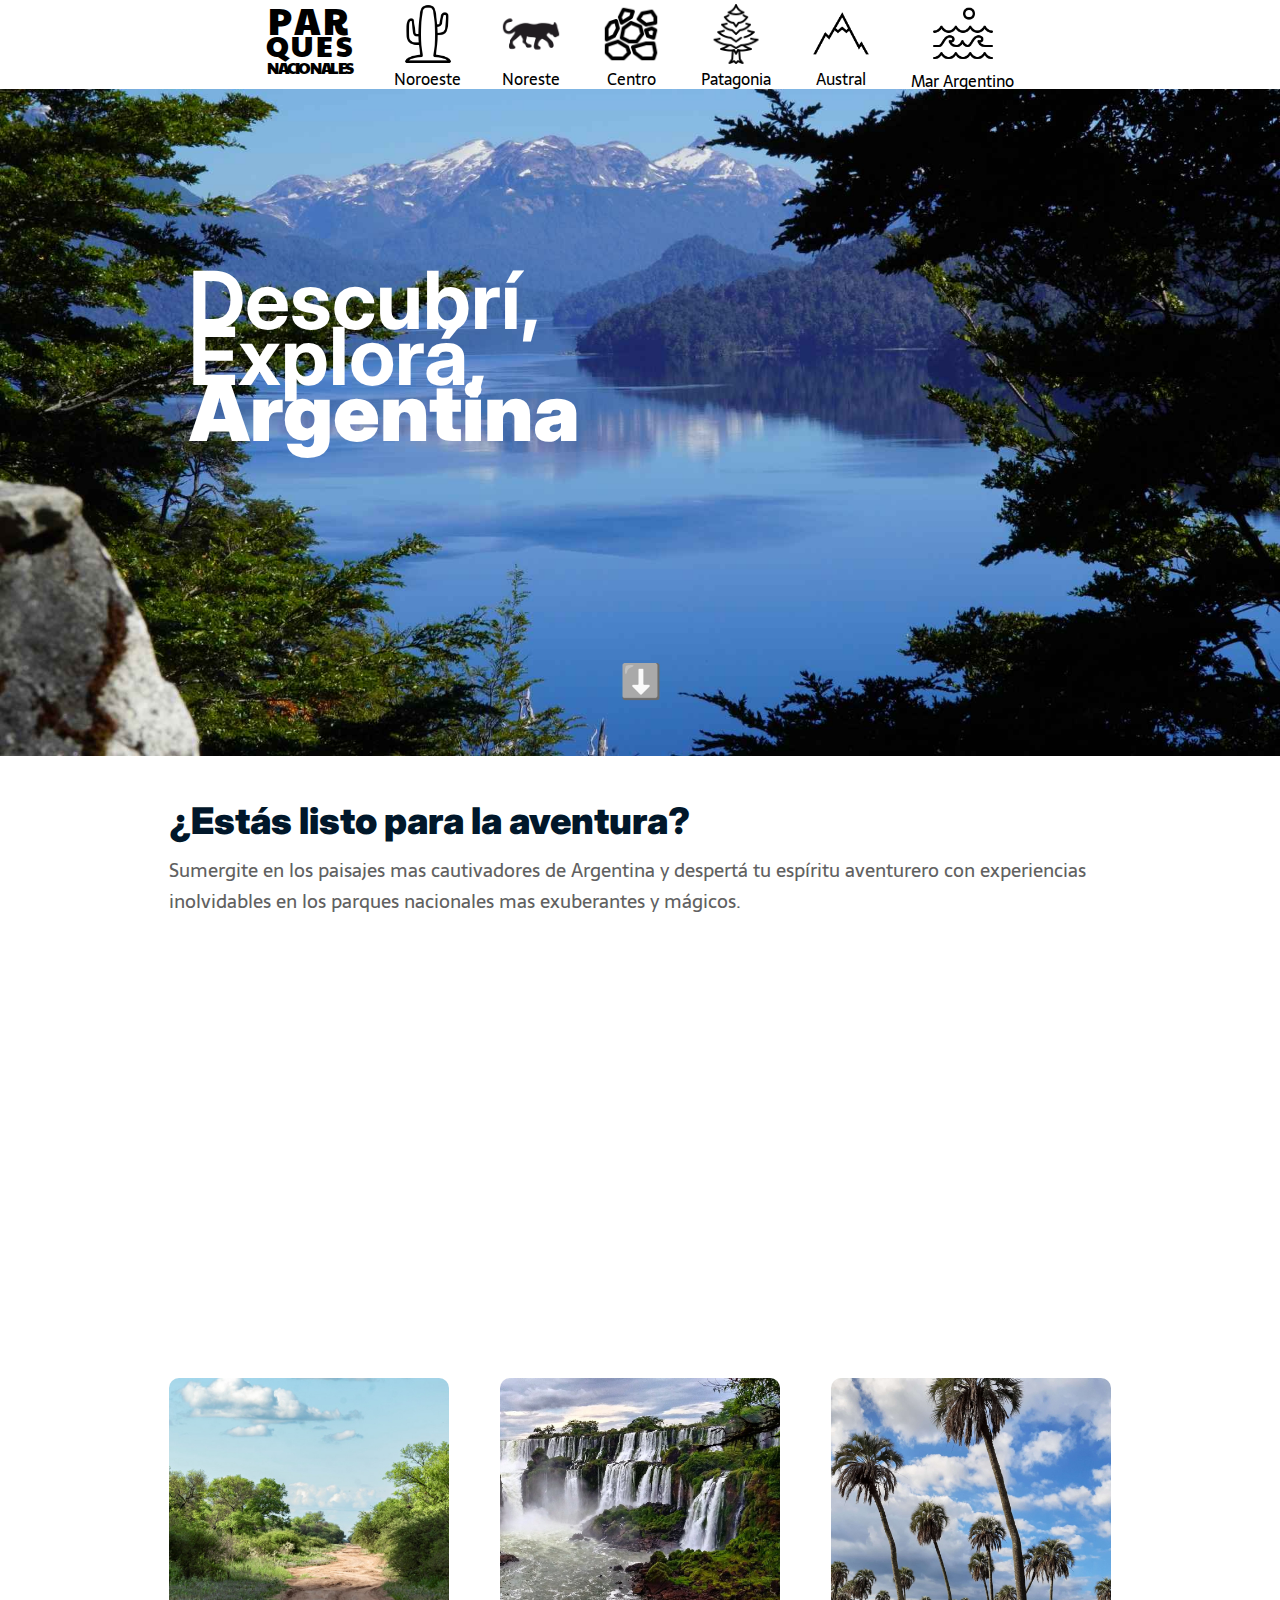
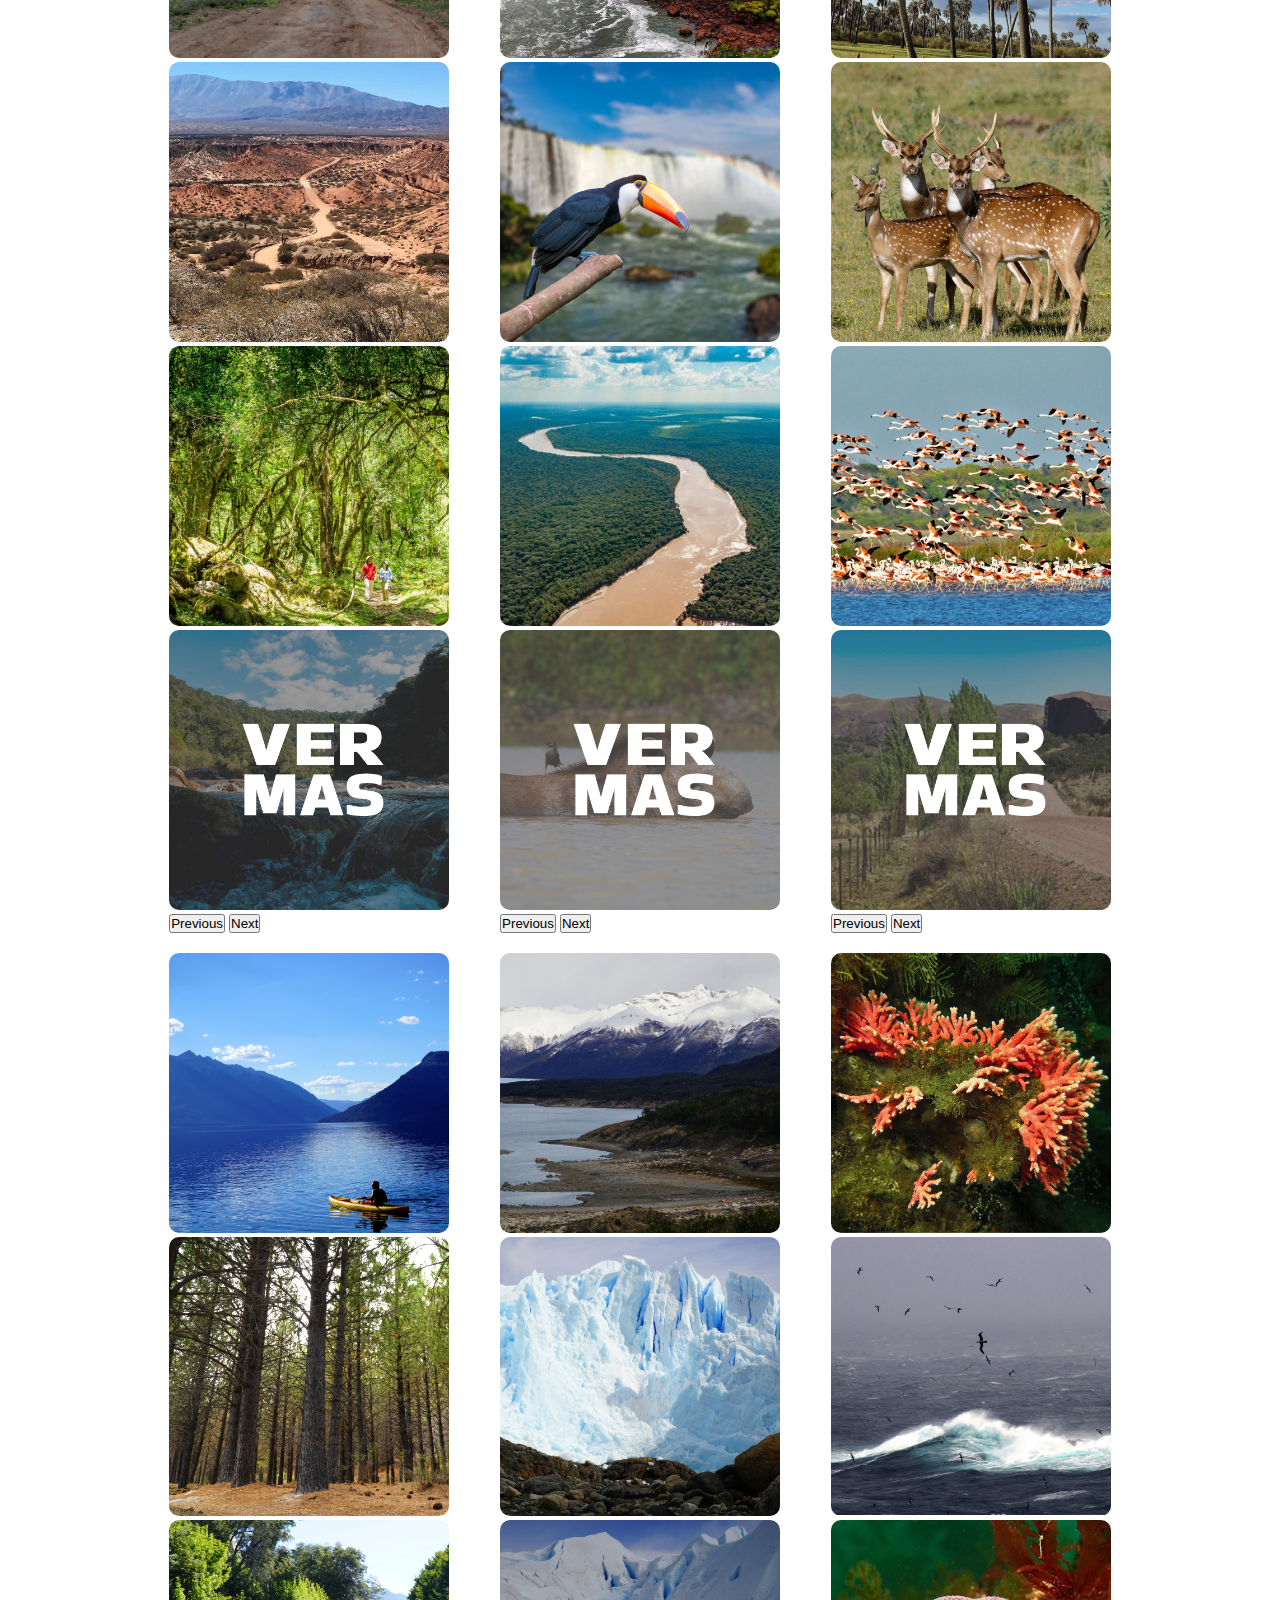
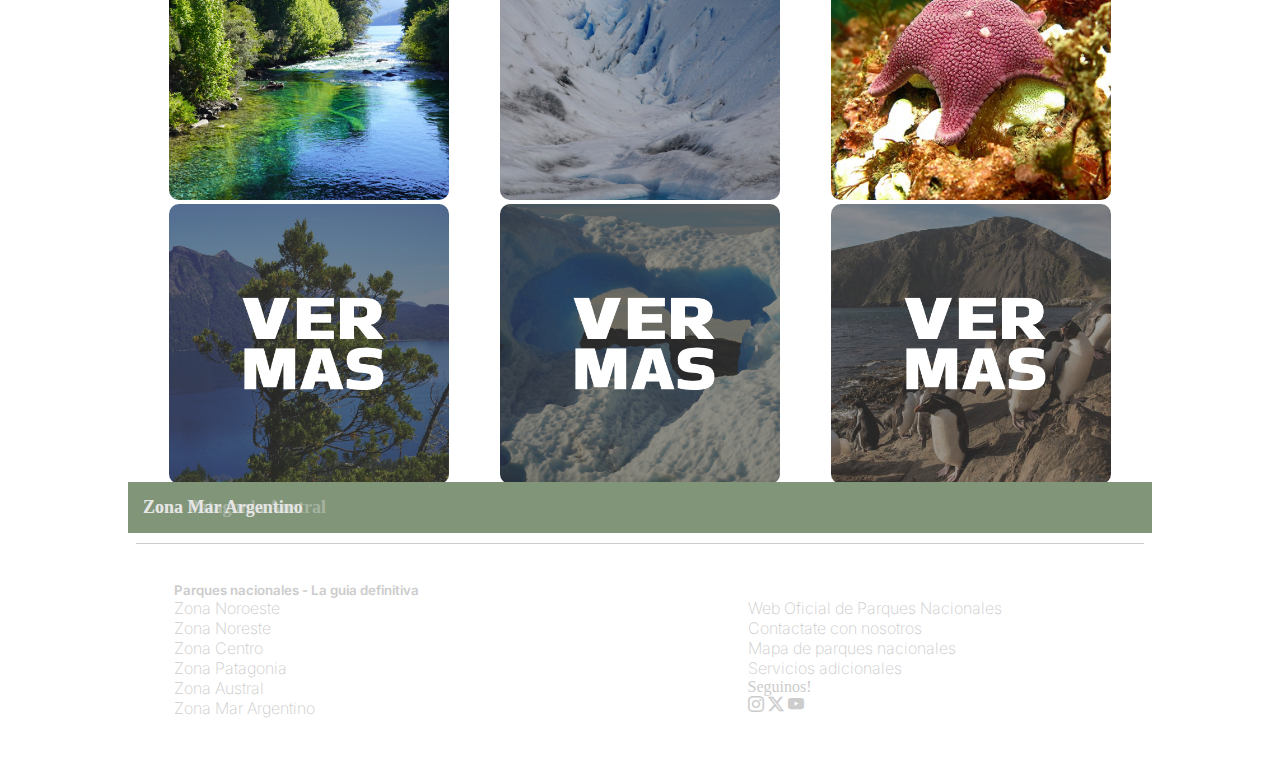
<file: index.html>
<!doctype html>
<html lang="en">
<head>
    <meta charset="utf-8">
    <meta name="viewport" content="width=device-width, initial-scale=1">
    <title>Parques Nacionales - La guía definitiva</title>
    <link href="https://cdn.jsdelivr.net/npm/bootstrap@5.3.2/dist/css/bootstrap.min.css" rel="stylesheet" integrity="sha384-T3c6CoIi6uLrA9TneNEoa7RxnatzjcDSCmG1MXxSR1GAsXEV/Dwwykc2MPK8M2HN" crossorigin="anonymous">
    <link href="https://fonts.googleapis.com/css2?family=Paytone+One&display=swap" rel="stylesheet">
    <link rel="stylesheet" href="https://fonts.googleapis.com/css2?family=Sarala&display=swap">
    <link rel="stylesheet" href="https://fonts.googleapis.com/css2?family=Palanquin+Dark&display=swap">
    <link rel="stylesheet" href="https://fonts.googleapis.com/css2?family=Quattrocento&display=swap">
    <link rel="stylesheet" href="https://fonts.googleapis.com/css2?family=Inter&display=swap">
    <link rel="stylesheet" href="https://fonts.googleapis.com/css2?family=Spectral&display=swap">
    <link rel="stylesheet" href="https://cdn.jsdelivr.net/npm/bootstrap-icons@1.11.1/font/bootstrap-icons.css">
    <link rel="stylesheet" href="css/style.css">
</head>
<body>

    <!-- ACA EL HEADER -->
    <header>
        <nav id="nav_header">
            <ul class="icos">
                <li>
                    <div class="logo-container">
                        <a class="word-container" href="../index.html"> 
                            <span class="first-word">PAR</span>
                            <span class="second-word">QUES</span>
                            <span class="thirdh-word">NACIONALES</span>
                        </a>
                    </div>
                </li>
                <li>
                    <div>
                        <a href="pages/noroeste.html">
                            <img src="img/noroeste.png"></img>
                        </a>
                        <a class="nav-text" href="pages/noroeste.html"> Noroeste </a>
                    </div>
                </li>
                <li>
                    <div>
                        <a href="pages/noreste.html">
                            <img src="img/noreste.png"></img>   
                        </a>
                        <a class="nav-text" href="pages/noreste.html"> Noreste </a>
                    </div>
                </li>
                <li>
                    <div>
                        <a href="pages/centro.html">
                            <img src="img/centro.png"></img>
                        </a>
                        <a class="nav-text" href="pages/centro.html"> Centro </a>
                    </div>
                </li>
                <li>
                    <div>
                        <a href="pages/patagonia.html">
                            <img src="img/patagonia1.png"></img>
                        </a>
                        <a class="nav-text" href="pages/patagonia.html"> Patagonia </a>
                    </div>
                <li>
                    <div>
                        <a href="pages/austral.html">
                            <img src="img/paustral.png"></img>
                        </a>
                        <a class="nav-text" href="pages/austral.html"> Austral </a>
                    </div>
                </li>
                <li>
                    <div>
                    <a href="pages/mar.html">
                        <img src="img/marargentino.png"></img>
                    </a>
                    <a class="nav-text" href="pages/mar.html"> Mar Argentino </a>
                    </div>
                </li>
            </ul>

        </nav>
    </header>
    <!-- FIN HEADER -->

    <!-- COMIENZO PORTADA -->
    <div class="pre-grid-container">
        <div class="centered-content">
            <img src="img/portada_alt.jpg" alt="Parque Nacional Nahuel Huapi">
            <h2>
                <p>Descubrí,</p>
                <p>Explorá,</p>
                <p class="arg-bold">Argentina</p>
            </h2>
            <a href="#scroll-arrow">
                <!-- <img class="shake-vertical arrow-down" src="/img/arrow-down.png" alt="Icono de flecha hacia abajo"> -->
                <p class="shake-vertical arrow-down">⬇️</p>
            </a>
        </div>
    </div>
    

    <!-- COMIENZO GRID DE CAROUSEL -->
    <div class="contenedor">

        <div class="contenedor_titulo_carousel" id="scroll-arrow">
            <h4 class="titulo_carousel">¿Estás listo para la aventura?</h4>
            <p>Sumergite en los paisajes mas cautivadores de Argentina y despertá tu espíritu aventurero con experiencias inolvidables en los parques nacionales mas exuberantes y mágicos.</p>
        </div>
        <div id="carouselExample4" class="carousel slide">
            <div class="carousel-inner">
                <div class="carousel-item active">
                    <img src="img/noroeste/no1_copob.jpg" class="d-block w-100" alt="...">
                </div>
                <div class="carousel-item">
                    <img src="img/noroeste/no2_cardonesb.jpg" class="d-block w-100" alt="...">
                </div>
                <div class="carousel-item">
                    <img src="img/noroeste/no3_baritub.jpg" class="d-block w-100" alt="...">
                </div>
                <div class="carousel-item">
                    <a href="pages/noroeste.html">
                        <img src="img/noroeste/no4b.jpg" class="d-block w-100" alt="...">
                    </a>
                </div>
                <div id="caption" class="carousel-caption d-none d-md-block">
                    <h5 class="caption-text">Zona Noroeste</h5>
                </div>
            </div>
            <button class="carousel-control-prev" type="button" data-bs-target="#carouselExample4" data-bs-slide="prev">
                <span class="carousel-control-prev-icon" aria-hidden="true"></span>
                <span class="visually-hidden">Previous</span>
            </button>
            <button class="carousel-control-next" type="button" data-bs-target="#carouselExample4" data-bs-slide="next">
                <span class="carousel-control-next-icon" aria-hidden="true"></span>
                <span class="visually-hidden">Next</span>
            </button>
        </div>
        <div id="carouselExample5" class="carousel slide">
            <div class="carousel-inner">
                <div class="carousel-item active">
                    <img src="img/noreste/ne1.jpg" class="d-block w-100" alt="...">
                </div>
                <div class="carousel-item">
                    <img src="img/noreste/ne2.jpg" class="d-block w-100" alt="...">
                </div>
                <div class="carousel-item">
                    <img src="img/noreste/ne3.jpg" class="d-block w-100" alt="...">
                </div>
                <div class="carousel-item">
                    <a href="pages/noreste.html">
                    <img src="img/noreste/ne4.jpg" class="d-block w-100" alt="...">
                    </a>
                </div>
                <div id="caption" class="carousel-caption d-none d-md-block">
                    <h5 class="caption-text">Zona Noreste</h5>
                </div>
            </div>
            <button class="carousel-control-prev" type="button" data-bs-target="#carouselExample5" data-bs-slide="prev">
                <span class="carousel-control-prev-icon" aria-hidden="true"></span>
                <span class="visually-hidden">Previous</span>
            </button>
            <button class="carousel-control-next" type="button" data-bs-target="#carouselExample5" data-bs-slide="next">
                <span class="carousel-control-next-icon" aria-hidden="true"></span>
                <span class="visually-hidden">Next</span>
            </button>
        </div>
        <div id="carouselExample3" class="carousel slide">
            <div class="carousel-inner">
                <div class="carousel-item active">
                    <img src="img/centro/ce1.jpg" class="d-block w-100" alt="...">
                </div>
                <div class="carousel-item">
                    <img src="img/centro/ce2.jpg" class="d-block w-100" alt="...">
                </div>
                <div class="carousel-item">
                    <img src="img/centro/ce3.jpg" class="d-block w-100" alt="...">
                </div>
                <div class="carousel-item">
                    <a href="pages/centro.html">
                    <img src="img/centro/ce4.jpg" class="d-block w-100" alt="...">
                    </a>
                </div>
                <div id="caption" class="carousel-caption d-none d-md-block">
                    <h5 class="caption-text">Zona Centro</h5>
                </div>
            </div>
            <button class="carousel-control-prev" type="button" data-bs-target="#carouselExample3" data-bs-slide="prev">
                <span class="carousel-control-prev-icon" aria-hidden="true"></span>
                <span class="visually-hidden">Previous</span>
            </button>
            <button class="carousel-control-next" type="button" data-bs-target="#carouselExample3" data-bs-slide="next">
                <span class="carousel-control-next-icon" aria-hidden="true"></span>
                <span class="visually-hidden">Next</span>
            </button>
        </div>
        
        <div id="carouselExample2" class="carousel slide">
            <div class="carousel-inner">
                <div class="carousel-item active">
                    <img src="img/patagonia/pa1.jpg" class="d-block w-100" alt="...">
                </div>
                <div class="carousel-item">
                    <img src="img/patagonia/pa2.jpg" class="d-block w-100" alt="...">
                </div>
                <div class="carousel-item">
                    <img src="img/patagonia/pa3.jpg" class="d-block w-100" alt="...">
                </div>
                <div class="carousel-item">
                    <a href="pages/patagonia.html">
                    <img src="img/patagonia/pa4.jpg" class="d-block w-100" alt="...">
                    </a>
                </div>
                <div id="caption" class="carousel-caption d-none d-md-block">
                    <h5 class="caption-text">Zona Patagonia</h5>
                </div>
            </div>
            <button class="carousel-control-prev" type="button" data-bs-target="#carouselExample2" data-bs-slide="prev">
                <span class="carousel-control-prev-icon" aria-hidden="true"></span>
                <span class="visually-hidden">Previous</span>
            </button>
            <button class="carousel-control-next" type="button" data-bs-target="#carouselExample2" data-bs-slide="next">
                <span class="carousel-control-next-icon" aria-hidden="true"></span>
                <span class="visually-hidden">Next</span>
            </button>
        </div>
        <div id="carouselExample1" class="carousel slide" >
            <div class="carousel-inner">
                <div class="carousel-item active">
                    <img src="img/paustral/pa1.jpg" class="d-block w-100" alt="...">
                </div>
                <div class="carousel-item">
                    <img src="img/paustral/pa2.jpg" class="d-block w-100" alt="...">
                </div>
                <div class="carousel-item">
                    <img src="img/paustral/pa3.jpg" class="d-block w-100" alt="...">
                </div>
                <div class="carousel-item">
                    <a href="pages/austral.html">
                    <img src="img/paustral/pa4.jpg" class="d-block w-100" alt="...">
                    </a>
                </div>
                <div id="caption" class="carousel-caption d-none d-md-block">
                    <h5 class="caption-text">Zona Patagonia Austral</h5>
                </div>
            </div>
            <button class="carousel-control-prev" type="button" data-bs-target="#carouselExample1" data-bs-slide="prev">
                <span class="carousel-control-prev-icon" aria-hidden="true"></span>
                <span class="visually-hidden">Previous</span>
            </button>
            <button class="carousel-control-next" type="button" data-bs-target="#carouselExample1" data-bs-slide="next">
                <span class="carousel-control-next-icon" aria-hidden="true"></span>
                <span class="visually-hidden">Next</span>
            </button>
        </div>
        <div id="carouselExample6" class="carousel slide">
            <div class="carousel-inner">
                <div class="carousel-item active">
                    <img src="img/mar/ma1.jpg" class="d-block w-100" alt="...">
                </div>
                <div class="carousel-item">
                    <img src="img/mar/ma2.jpg" class="d-block w-100" alt="...">
                </div>
                <div class="carousel-item">
                    <img src="img/mar/ma3.jpg" class="d-block w-100" alt="...">
                </div>
                <div class="carousel-item">
                    <a href="pages/mar.html">
                    <img src="img/mar/ma4.jpg" class="d-block w-100" alt="...">
                    </a>
                </div>
                <div id="caption" class="carousel-caption d-none d-md-block">
                    <h5 class="caption-text">Zona Mar Argentino</h5>
                </div>
            </div>
            <button class="carousel-control-prev" type="button" data-bs-target="#carouselExample6" data-bs-slide="prev">
                <span class="carousel-control-prev-icon" aria-hidden="true"></span>
                <span class="visually-hidden">Previous</span>
            </button>
            <button class="carousel-control-next" type="button" data-bs-target="#carouselExample6" data-bs-slide="next">
                <span class="carousel-control-next-icon" aria-hidden="true"></span>
                <span class="visually-hidden">Next</span>
            </button>
        </div>
    </div>
    <script src="https://cdn.jsdelivr.net/npm/bootstrap@5.3.2/dist/js/bootstrap.bundle.min.js" integrity="sha384-C6RzsynM9kWDrMNeT87bh95OGNyZPhcTNXj1NW7RuBCsyN/o0jlpcV8Qyq46cDfL" crossorigin="anonymous">
    </script>

<!-- FOOTER -->

<footer>
<div class="footer-container">

        <div class="footer-parque"><h5>Parques nacionales - La guia definitiva</h5></div>
<div class="contain">

        <div id="lista">

            <nav class="footer-nav">

                <ul>
                    <li>
                        <a href="pages/noroeste.html">Zona Noroeste</a>
                    </li>

                    <li>
                        <a href="pages/noreste.html">Zona Noreste</a>
                    </li>

                    <li>
                        <a href="pages/centro.html">Zona Centro</a>
                    </li>

                    <li>
                        <a href="pages/patagonia.html">Zona Patagonia</a>
                    </li>

                    <li>
                        <a href="pages/austral.html">Zona Austral</a>
                    </li>

                    <li>
                        <a href="pages/mar.html">Zona Mar Argentino</a>
                    </li>

                </ul>

            </nav>

        </div>

        <div id="redes">

            <div>

                <nav class="footer-nav">

                    <ul>
                        <li>
                            <a href="https://www.argentina.gob.ar/parquesnacionales">Web Oficial de Parques Nacionales</a>
                        </li>
    
                        <li>
                            <a href="pages/contact.html">Contactate con nosotros</a>
                        </li>

                        <li>
                            <a href="pages/map.html">Mapa de parques nacionales</a>
                        </li>

                        <li>
                            <a href="#">Servicios adicionales</a>
                        </li>

                    </ul>
    
                </nav>

            </div>

            <div>

            <p>Seguinos!</p>

                <a href="https://www.instagram.com/parquesnacionalesar/"><i class="bi bi-instagram"></i></a>

                <a href="https://twitter.com/ParquesOficial"><i class="bi bi-twitter-x"></i></a>

                <a href="https://www.youtube.com/user/parquesnacionalesarg"><i class="bi bi-youtube"></i></a>
            
            </div>

        </div>
    </div>
</div>
    
</footer>

</body>

</html>
</file>
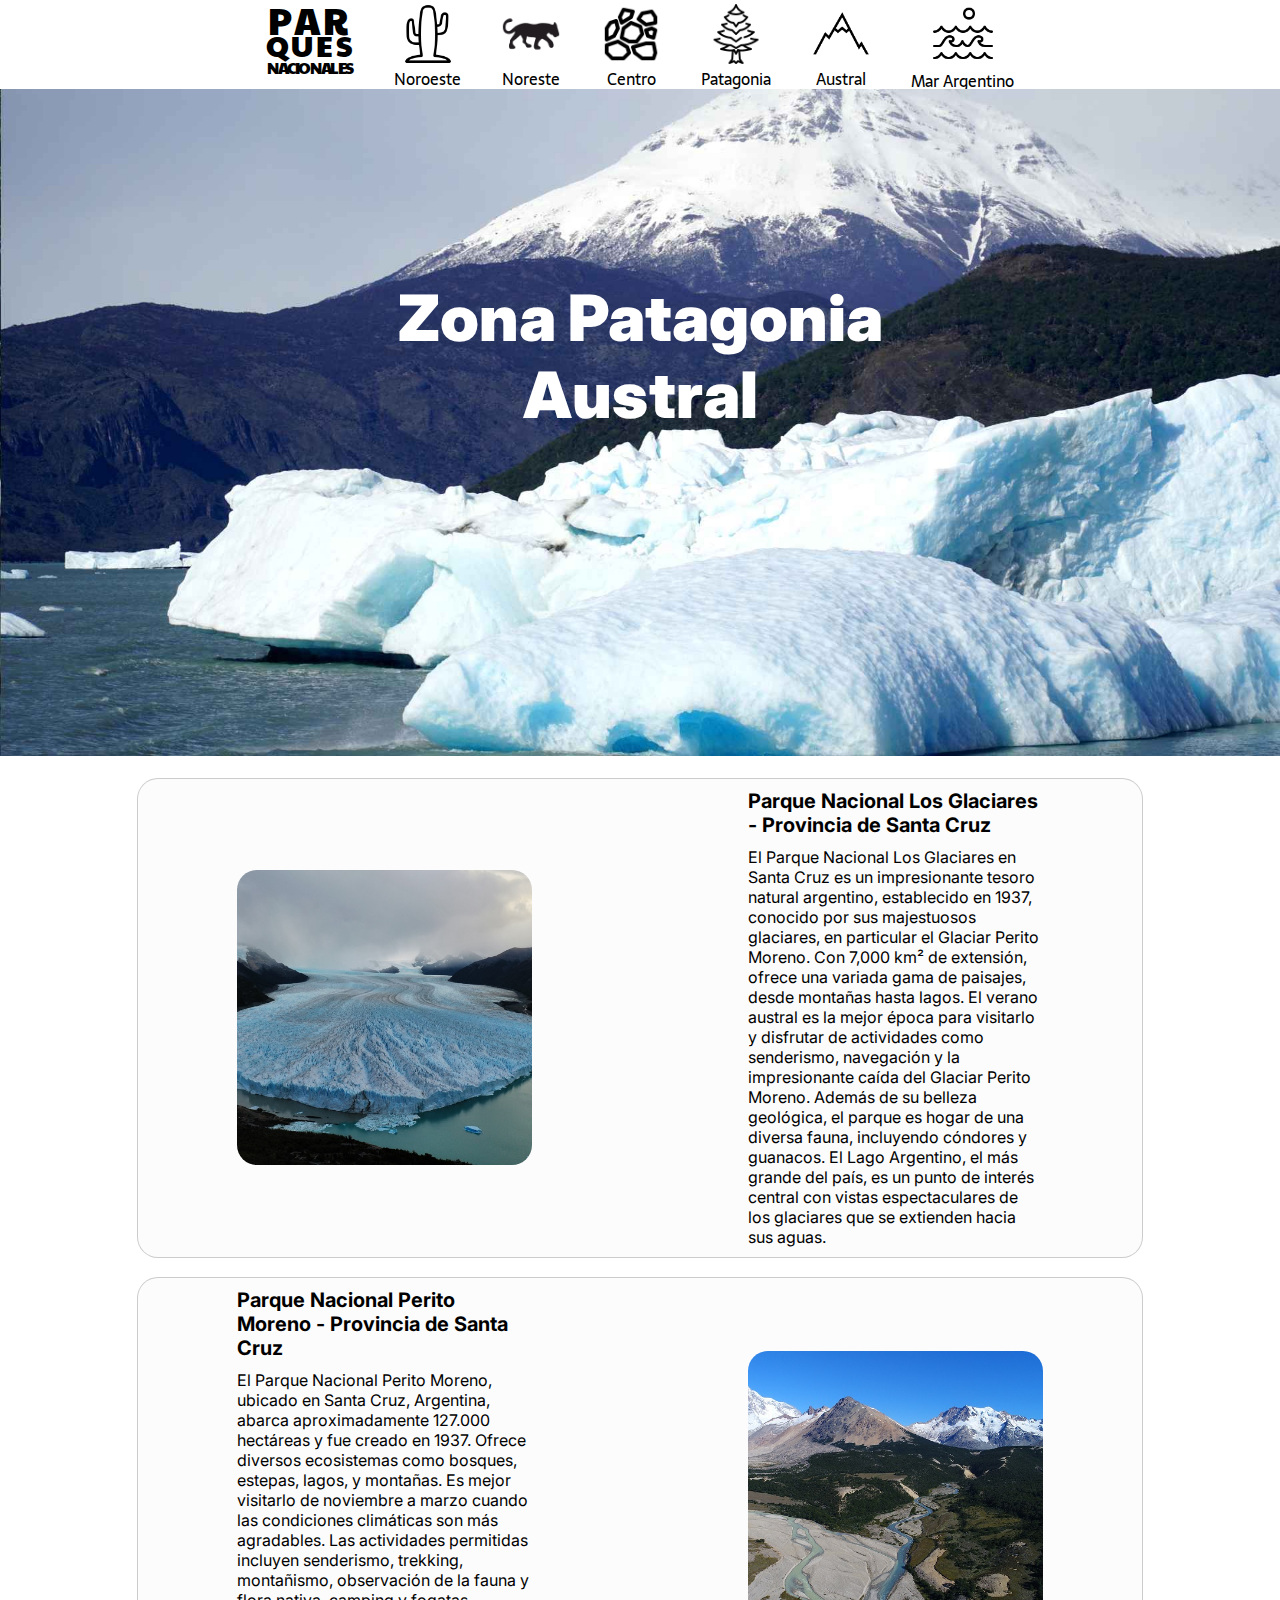
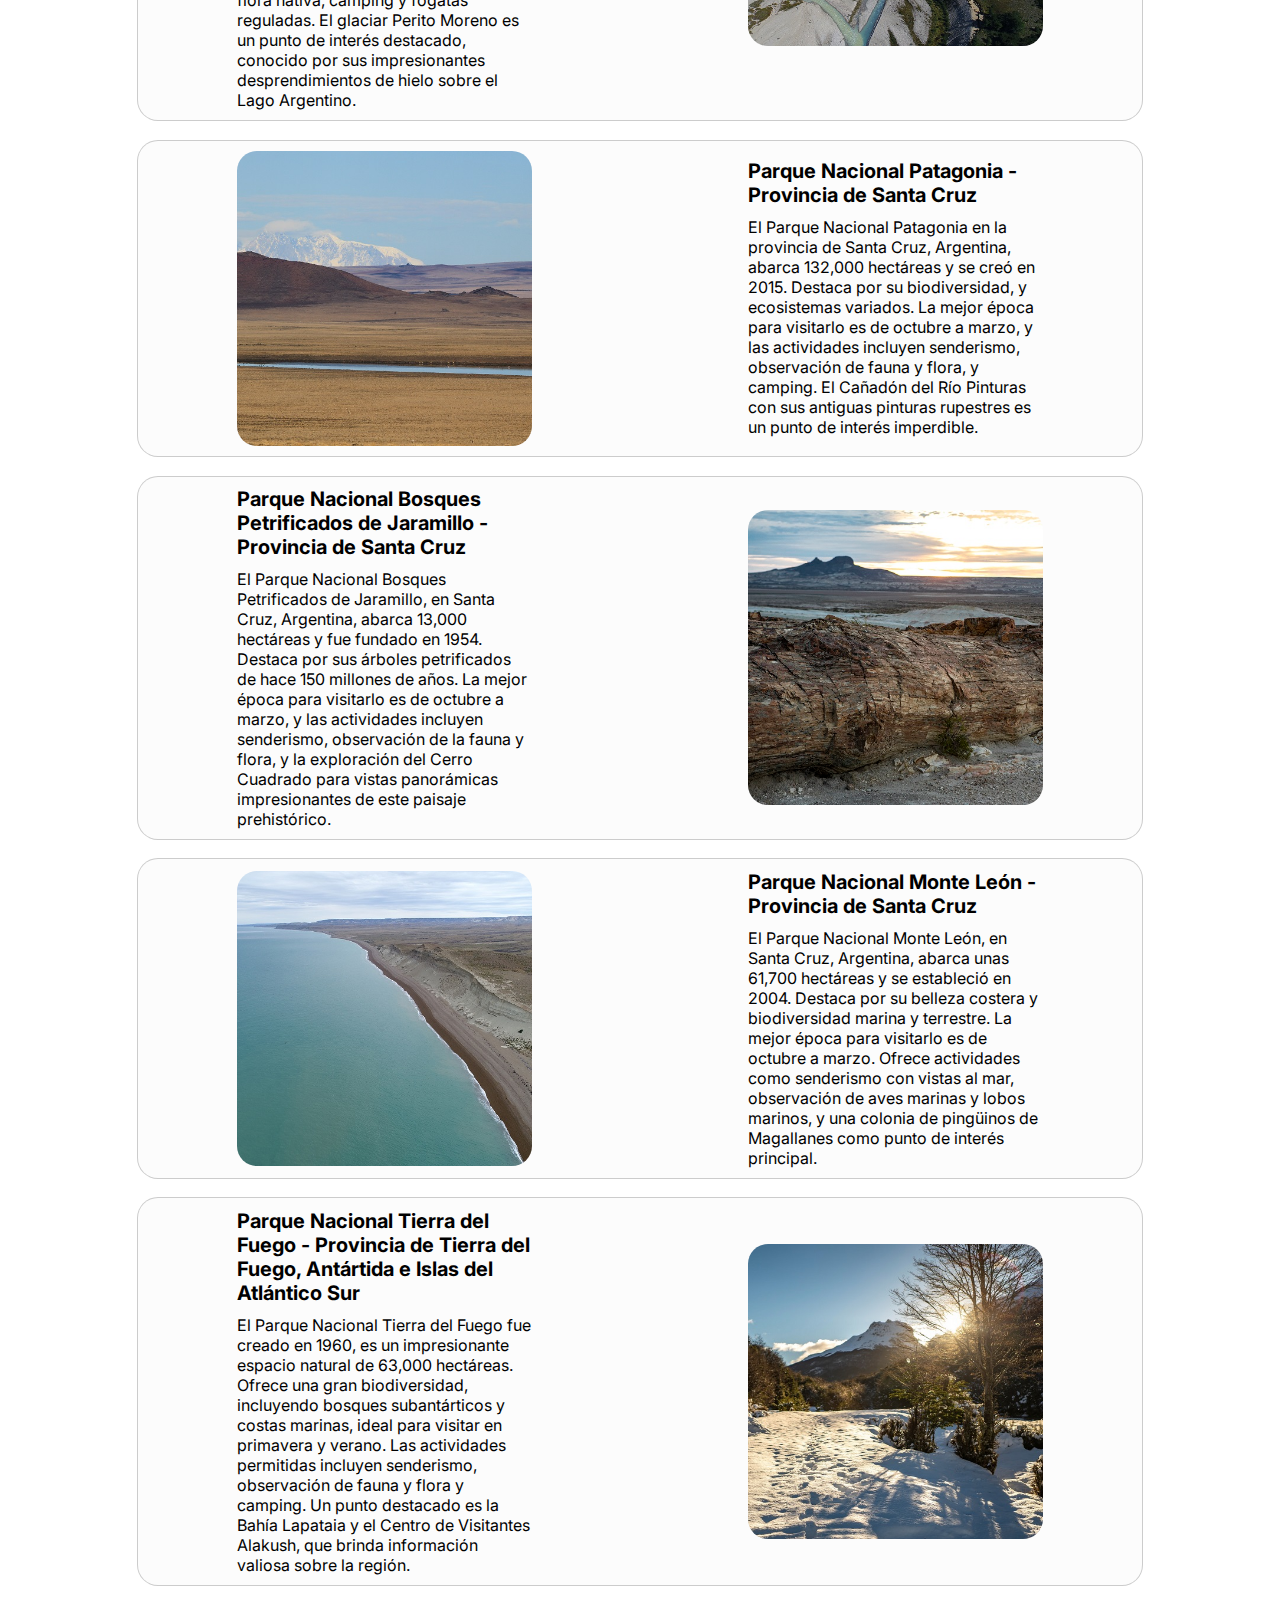
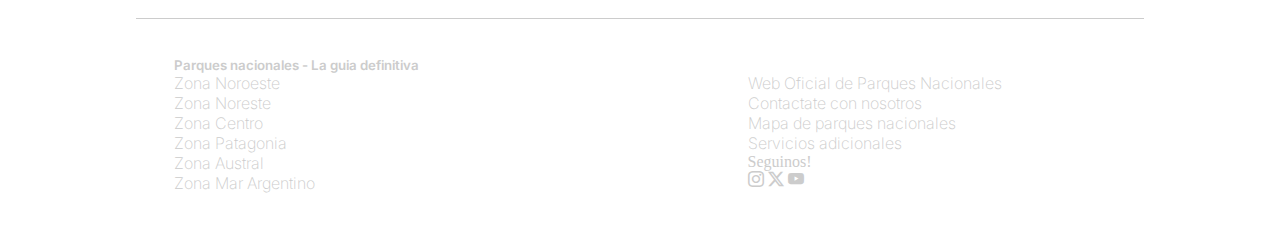
<file: pages/austral.html>
<!DOCTYPE html>
<html lang="en">
<head>
    <meta charset="UTF-8">
    <meta name="viewport" content="width=device-width, initial-scale=1.0">
    <title>Austral</title>
    <link href="https://cdn.jsdelivr.net/npm/bootstrap@5.3.2/dist/css/bootstrap.min.css" rel="stylesheet" integrity="sha384-T3c6CoIi6uLrA9TneNEoa7RxnatzjcDSCmG1MXxSR1GAsXEV/Dwwykc2MPK8M2HN" crossorigin="anonymous">
    <link href="https://fonts.googleapis.com/css2?family=Paytone+One&display=swap" rel="stylesheet">
    <link rel="stylesheet" href="https://fonts.googleapis.com/css2?family=Sarala&display=swap">
    <link rel="stylesheet" href="https://fonts.googleapis.com/css2?family=Palanquin+Dark&display=swap">
    <link rel="stylesheet" href="https://fonts.googleapis.com/css2?family=Quattrocento&display=swap">
    <link rel="stylesheet" href="https://cdn.jsdelivr.net/npm/bootstrap-icons@1.11.1/font/bootstrap-icons.css">
    <link rel="stylesheet" href="https://fonts.googleapis.com/css2?family=Inter&display=swap">
    <link rel="stylesheet" href="../css/style.css">
</head>
<body>
    <header>
        <nav id="nav_header">
            <ul class="icos">
                <li>
                    <div class="logo-container">
                        <a class="word-container" href="../index.html"> 
                            <span class="first-word">PAR</span>
                            <span class="second-word">QUES</span>
                            <span class="thirdh-word">NACIONALES</span>
                        </a>
                    </div>
                </li>
                <li>
                    <div>
                        <a href="noroeste.html">
                        <img src="../img/noroeste.png"></img></a>
                        <a class="nav-text" href="noroeste.html"> Noroeste </a>
                    </div>
                </li>
                <li>
                    <div>
                        <a href="noreste.html">
                        <img src="../img/noreste.png"></img></a>
                        <a class="nav-text" href="noreste.html"> Noreste </a>
                    </div>
                </li>
                <li>
                    <div>
                        <a href="centro.html">
                        <img src="../img/centro.png"></img></a>
                        <a class="nav-text" href="centro.html"> Centro </a>
                    </div>
                </li>
                <li>
                    <div>
                        <a href="patagonia.html">
                        <img src="../img/patagonia1.png"></img></a>
                        <a class="nav-text" href="patagonia.html"> Patagonia </a>
                    </div>
                <li>
                    <div>
                        <a href="austral.html">
                        <img src="../img/paustral.png"></img></a>
                        <a class="nav-text" href="austral.html"> Austral </a>
                    </div>
                </li>
                <li>
                    <div>
                    <a href="mar.html">
                    <img src="../img/marargentino.png"></img></a>
                    <a class="nav-text" href="mar.html"> Mar Argentino </a>
                    </div>
                </li>
            </ul>
        </nav>
    </header>
    <div class="pre-grid-container">
        <div class="centered-content">
            <img src="../img/portada_austral.jpg" alt="Paisaje de la Patagonia Austral Argentina">
            <h1 class="haustral">Zona Patagonia Austral</h1>
        </div>
    </div>
    <div id="container_pq">
        <div id="margen_container">
            <div class="parque_a">
                <div class="imagen_parque">
                    <img src="../img/foto_pq/austral1.jpg" alt="Parque Nacional Los Glaciares">
                </div>
                <div class="texto">
                    <h5>Parque Nacional Los Glaciares - Provincia de Santa Cruz</h5>
                    <p>El Parque Nacional Los Glaciares en Santa Cruz es un impresionante tesoro natural argentino, establecido en 1937, conocido por sus majestuosos glaciares, en particular el Glaciar Perito Moreno. Con 7,000 km² de extensión, ofrece una variada gama de paisajes, desde montañas hasta lagos. El verano austral es la mejor época para visitarlo y disfrutar de actividades como senderismo, navegación y la impresionante caída del Glaciar Perito Moreno. Además de su belleza geológica, el parque es hogar de una diversa fauna, incluyendo cóndores y guanacos. El Lago Argentino, el más grande del país, es un punto de interés central con vistas espectaculares de los glaciares que se extienden hacia sus aguas.</p>
                </div>
            </div>
            <div class="parque_b">
                <div class="imagen_parque">
                    <img src="../img/foto_pq/austral2.jpg" alt="Parque Nacional Perito Moreno">
                </div>
                <div class="texto">
                    <h5>Parque Nacional Perito Moreno - Provincia de Santa Cruz</h5>
                    <p>El Parque Nacional Perito Moreno, ubicado en Santa Cruz, Argentina, abarca aproximadamente 127.000 hectáreas y fue creado en 1937. Ofrece diversos ecosistemas como bosques, estepas, lagos, y montañas. Es mejor visitarlo de noviembre a marzo cuando las condiciones climáticas son más agradables. Las actividades permitidas incluyen senderismo, trekking, montañismo, observación de la fauna y flora nativa, camping y fogatas reguladas. El glaciar Perito Moreno es un punto de interés destacado, conocido por sus impresionantes desprendimientos de hielo sobre el Lago Argentino.</p>
                </div>
            </div>
            <div class="parque_a">
                <div class="imagen_parque">
                    <img src="../img/foto_pq/austral3.jpg" alt="Parque Nacional Patagonia">
                </div>
                <div class="texto">
                    <h5>Parque Nacional Patagonia - Provincia de Santa Cruz</h5>
                    <p>El Parque Nacional Patagonia en la provincia de Santa Cruz, Argentina, abarca 132,000 hectáreas y se creó en 2015. Destaca por su biodiversidad, y ecosistemas variados. La mejor época para visitarlo es de octubre a marzo, y las actividades incluyen senderismo, observación de fauna y flora, y camping. El Cañadón del Río Pinturas con sus antiguas pinturas rupestres es un punto de interés imperdible.</p>
                </div>
            </div>
            <div class="parque_b">
                <div class="imagen_parque">
                    <img src="../img/foto_pq/austral4.jpg" alt="Parque Nacional Bosques Petrificados de Jaramillo">
                </div>
                <div class="texto">
                    <h5>Parque Nacional Bosques Petrificados de Jaramillo - Provincia de Santa Cruz</h5>
                    <p>El Parque Nacional Bosques Petrificados de Jaramillo, en Santa Cruz, Argentina, abarca 13,000 hectáreas y fue fundado en 1954. Destaca por sus árboles petrificados de hace 150 millones de años. La mejor época para visitarlo es de octubre a marzo, y las actividades incluyen senderismo, observación de la fauna y flora, y la exploración del Cerro Cuadrado para vistas panorámicas impresionantes de este paisaje prehistórico.</p>
                </div>
            </div>
            <div class="parque_a">
                <div class="imagen_parque">
                    <img src="../img/foto_pq/austral5.jpg" alt="Parque Nacional Monte León">
                </div>
                <div class="texto">
                    <h5>Parque Nacional Monte León - Provincia de Santa Cruz</h5>
                    <p>El Parque Nacional Monte León, en Santa Cruz, Argentina, abarca unas 61,700 hectáreas y se estableció en 2004. Destaca por su belleza costera y biodiversidad marina y terrestre. La mejor época para visitarlo es de octubre a marzo. Ofrece actividades como senderismo con vistas al mar, observación de aves marinas y lobos marinos, y una colonia de pingüinos de Magallanes como punto de interés principal.</p>
                </div>
            </div>
            <div class="parque_b">
                <div class="imagen_parque">
                    <img src="../img/foto_pq/austral6.jpg" alt="Parque Nacional Tierra del Fuego">
                </div>
                <div class="texto">
                    <h5>Parque Nacional Tierra del Fuego - Provincia de Tierra del Fuego, Antártida e Islas del Atlántico Sur</h5>
                    <p>El Parque Nacional Tierra del Fuego fue creado en 1960, es un impresionante espacio natural de 63,000 hectáreas. Ofrece una gran biodiversidad, incluyendo bosques subantárticos y costas marinas, ideal para visitar en primavera y verano. Las actividades permitidas incluyen senderismo, observación de fauna y flora y camping. Un punto destacado es la Bahía Lapataia y el Centro de Visitantes Alakush, que brinda información valiosa sobre la región.</p>
                </div>
            </div>
        </div>
    </div>
    
    <footer>
        <div class="footer-container">
    
            <div class="footer-parque"><h5>Parques nacionales - La guia definitiva</h5></div>
    <div class="contain">
            <div id="lista">
                <nav class="footer-nav">
                    <ul>
                        <li>
                            <a href="noroeste.html">Zona Noroeste</a>
                        </li>
    
                        <li>
                            <a href="noreste.html">Zona Noreste</a>
                        </li>
    
                        <li>
                            <a href="centro.html">Zona Centro</a>
                        </li>
    
                        <li>
                            <a href="patagonia.html">Zona Patagonia</a>
                        </li>
    
                        <li>
                            <a href="#nav_header">Zona Austral</a>
                        </li>
    
                        <li>
                            <a href="mar.html">Zona Mar Argentino</a>
                        </li>
                    </ul>
                </nav>
            </div>
            <div id="redes">
                <div>
                    <nav class="footer-nav">
                        <ul>
                            <li>
                                <a href="https://www.argentina.gob.ar/parquesnacionales">Web Oficial de Parques Nacionales</a>
                            </li>
        
                            <li>
                                <a href="contact.html">Contactate con nosotros</a>
                            </li>
    
                            <li>
                                <a href="map.html">Mapa de parques nacionales</a>
                            </li>
    
                            <li>
                                <a href="#">Servicios adicionales</a>
                            </li>
                        </ul>    
                    </nav>
                </div>
                <div>
                <p>Seguinos!</p>
                <a href="https://www.instagram.com/parquesnacionalesar/"><i class="bi bi-instagram"></i></a>

                <a href="https://twitter.com/ParquesOficial"><i class="bi bi-twitter-x"></i></a>

                <a href="https://www.youtube.com/user/parquesnacionalesarg"><i class="bi bi-youtube"></i></a>          
                </div>
            </div>
        </div>
    </div>
    </footer>
</body>
</html>
</file>
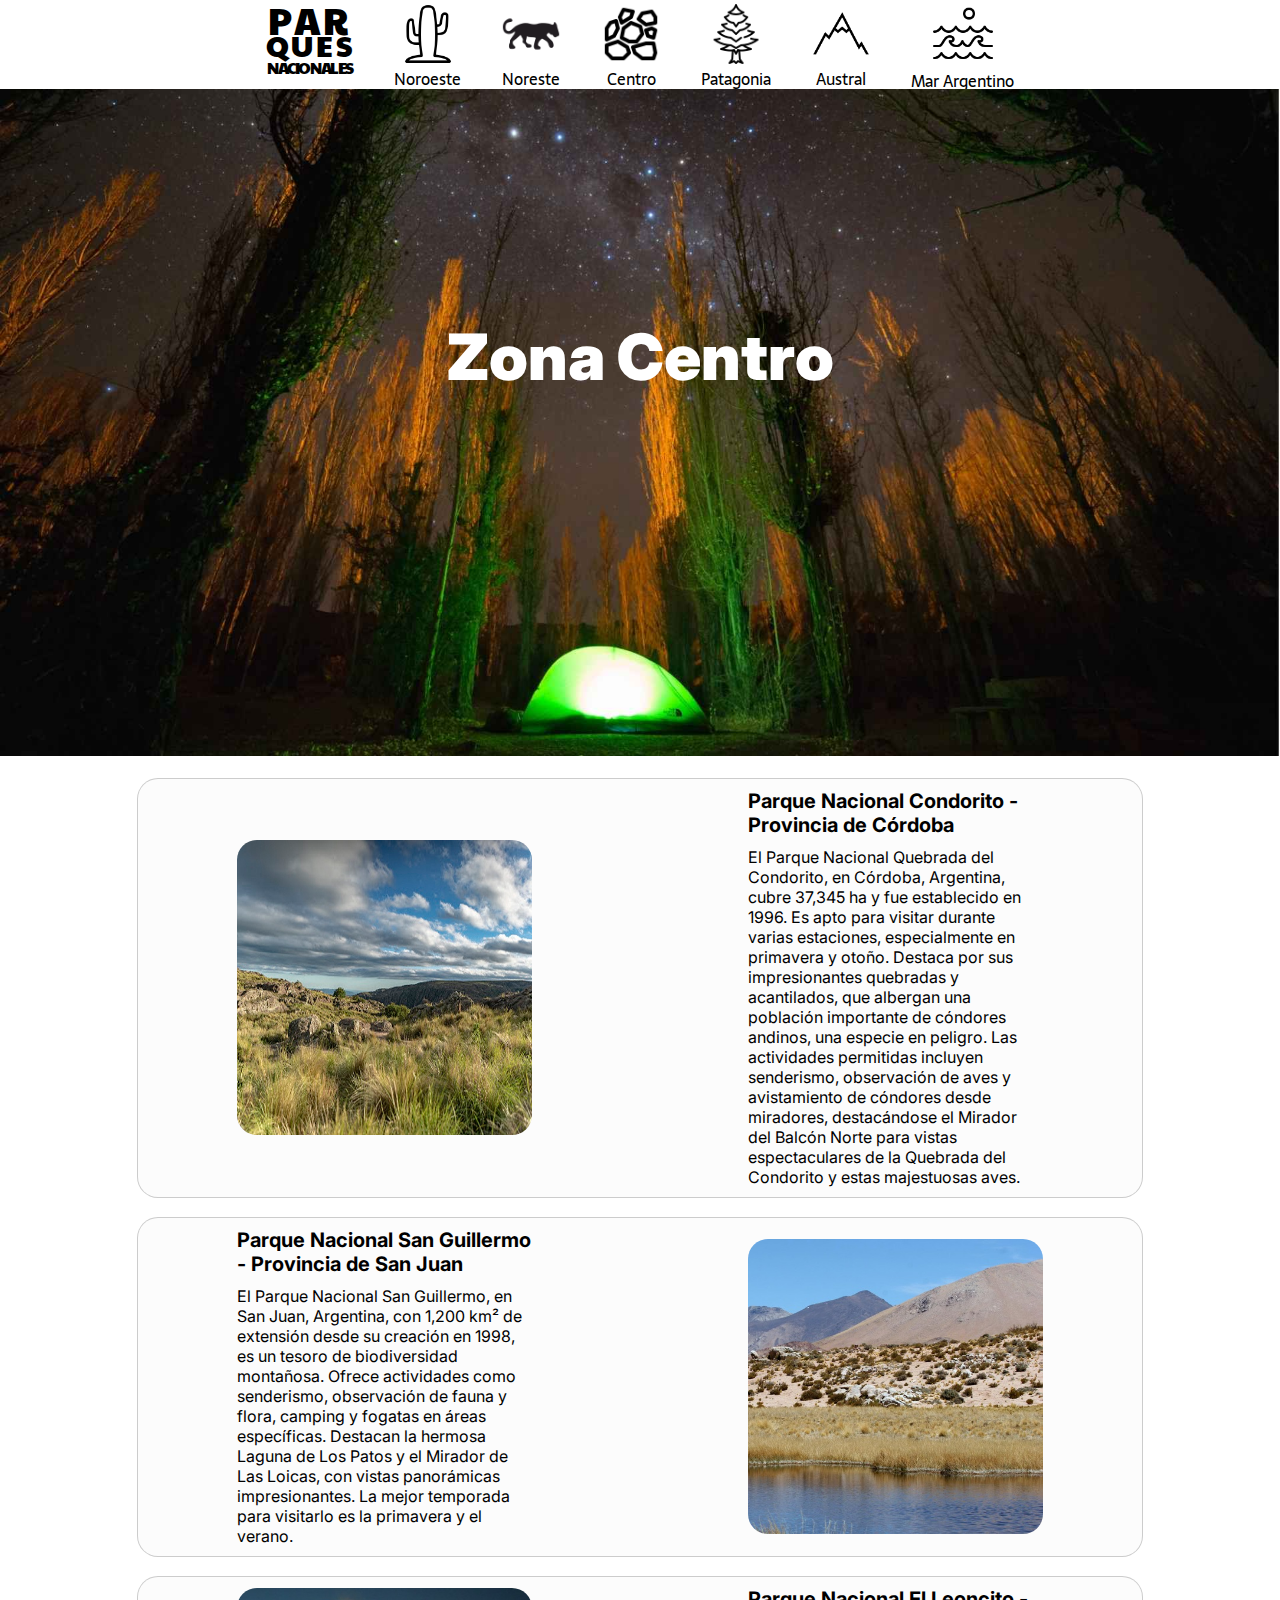
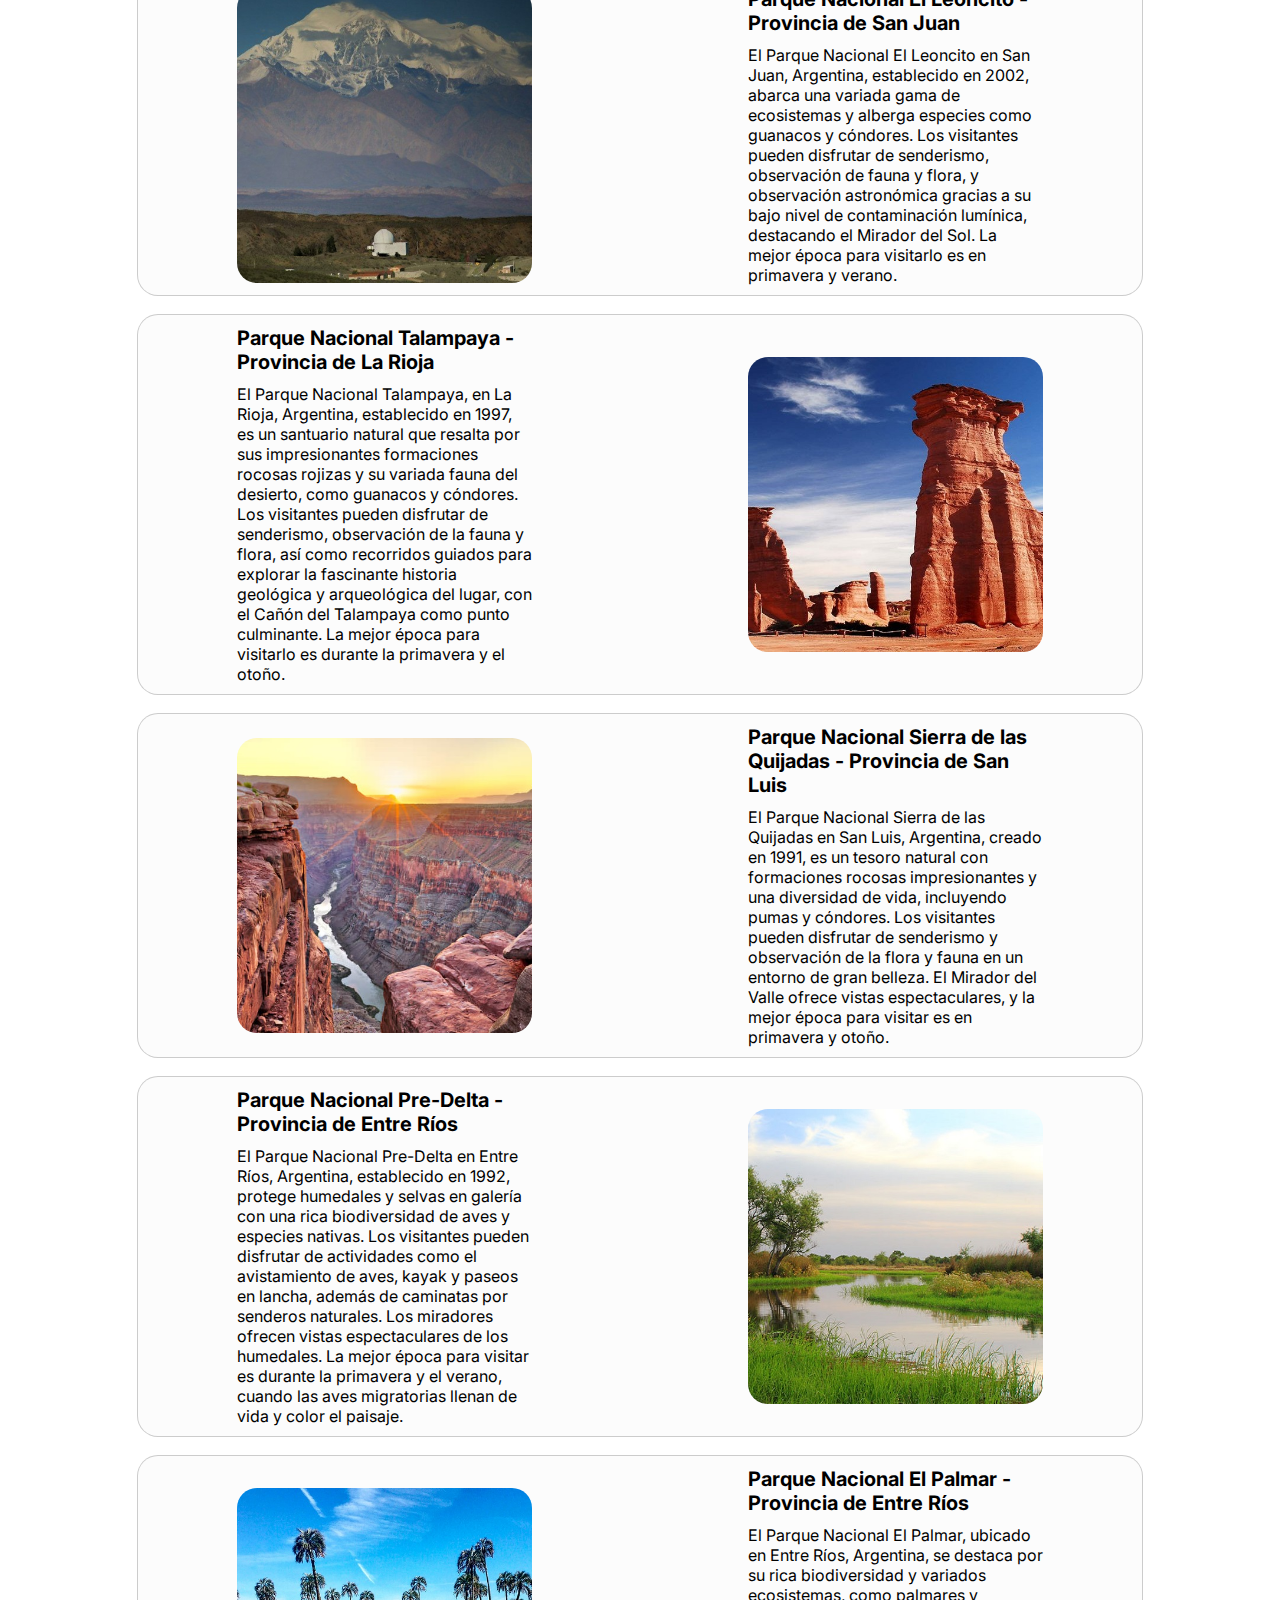
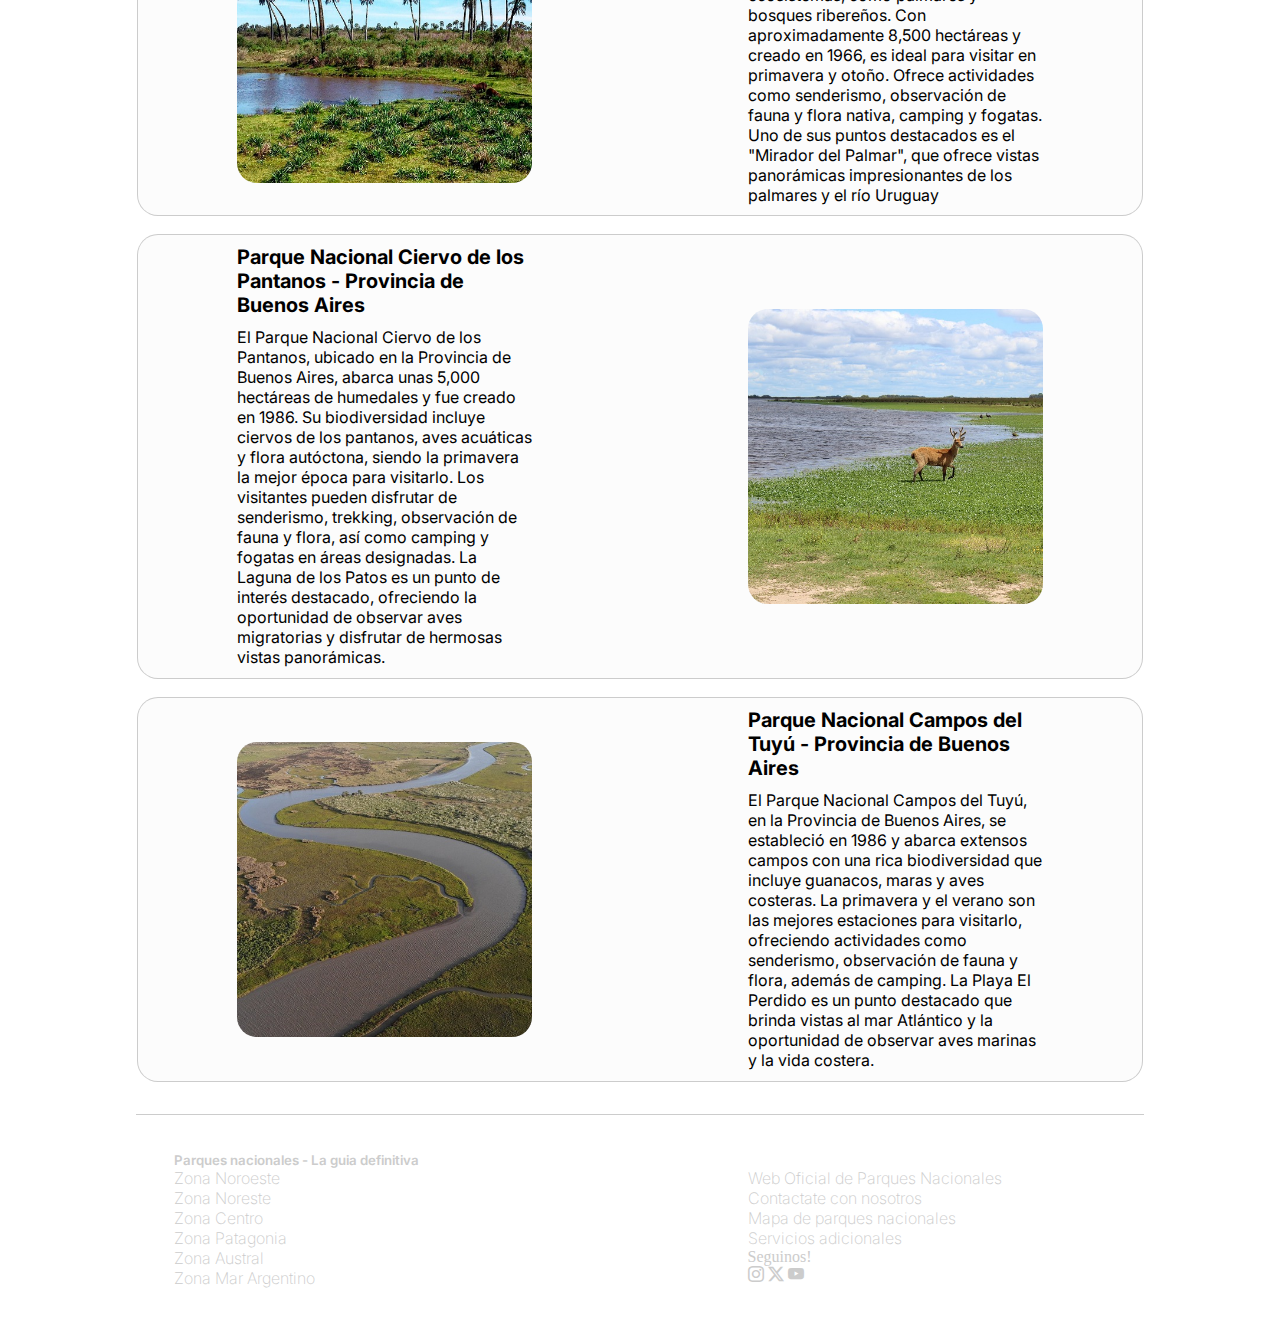
<file: pages/centro.html>
<!DOCTYPE html>
<html lang="en">
<head>
    <meta charset="UTF-8">
    <meta name="viewport" content="width=device-width, initial-scale=1.0">
    <title>Centro</title>
    <link href="https://cdn.jsdelivr.net/npm/bootstrap@5.3.2/dist/css/bootstrap.min.css" rel="stylesheet" integrity="sha384-T3c6CoIi6uLrA9TneNEoa7RxnatzjcDSCmG1MXxSR1GAsXEV/Dwwykc2MPK8M2HN" crossorigin="anonymous">
    <link href="https://fonts.googleapis.com/css2?family=Paytone+One&display=swap" rel="stylesheet">
    <link rel="stylesheet" href="https://fonts.googleapis.com/css2?family=Sarala&display=swap">
    <link rel="stylesheet" href="https://fonts.googleapis.com/css2?family=Palanquin+Dark&display=swap">
    <link rel="stylesheet" href="https://fonts.googleapis.com/css2?family=Quattrocento&display=swap">
    <link rel="stylesheet" href="https://cdn.jsdelivr.net/npm/bootstrap-icons@1.11.1/font/bootstrap-icons.css">
    <link rel="stylesheet" href="https://fonts.googleapis.com/css2?family=Inter&display=swap">
    <link rel="stylesheet" href="../css/style.css">
</head>
<body>
    <header>
        <nav id="nav_header">
            <ul class="icos">
                <li>
                    <div class="logo-container">
                        <a class="word-container" href="../index.html"> 
                            <span class="first-word">PAR</span>
                            <span class="second-word">QUES</span>
                            <span class="thirdh-word">NACIONALES</span>
                        </a>
                    </div>
                </li>
                <li>
                    <div>
                        <a href="noroeste.html">
                        <img src="../img/noroeste.png"></img></a>
                        <a class="nav-text" href="noroeste.html"> Noroeste </a>
                    </div>
                </li>
                <li>
                    <div>
                        <a href="noreste.html">
                        <img src="../img/noreste.png"></img></a>
                        <a class="nav-text" href="noreste.html"> Noreste </a>
                    </div>
                </li>
                <li>
                    <div>
                        <a href="centro.html">
                        <img src="../img/centro.png"></img></a>
                        <a class="nav-text" href="centro.html"> Centro </a>
                    </div>
                </li>
                <li>
                    <div>
                        <a href="patagonia.html">
                        <img src="../img/patagonia1.png"></img></a>
                        <a class="nav-text" href="patagonia.html"> Patagonia </a>
                    </div>
                <li>
                    <div>
                        <a href="austral.html">
                        <img src="../img/paustral.png"></img></a>
                        <a class="nav-text" href="austral.html"> Austral </a>
                    </div>
                </li>
                <li>
                    <div>
                    <a href="mar.html">
                    <img src="../img/marargentino.png"></img></a>
                    <a class="nav-text" href="mar.html"> Mar Argentino </a>
                    </div>
                </li>
            </ul>
        </nav>
    </header>
    <div class="pre-grid-container">
        <div class="centered-content">
            <img src="../img/portada_centro.jpg" alt="Paisaje del Centro Argentino">
            <h1>Zona Centro</h1>
        </div>
    </div>
    <div id="container_pq">
        <div id="margen_container">
            <div class="parque_a">
                <div class="imagen_parque">
                    <img src="../img/foto_pq/centro1.jpg" alt="Parque Nacional Condorito">
                </div>
                <div class="texto">
                    <h5>Parque Nacional Condorito - Provincia de Córdoba</h5>
                    <p>El Parque Nacional Quebrada del Condorito, en Córdoba, Argentina, cubre 37,345 ha y fue establecido en 1996. Es apto para visitar durante varias estaciones, especialmente en primavera y otoño. Destaca por sus impresionantes quebradas y acantilados, que albergan una población importante de cóndores andinos, una especie en peligro. Las actividades permitidas incluyen senderismo, observación de aves y avistamiento de cóndores desde miradores, destacándose el Mirador del Balcón Norte para vistas espectaculares de la Quebrada del Condorito y estas majestuosas aves.</p>
                </div>
            </div>
            <div class="parque_b">
                <div class="imagen_parque">
                    <img src="../img/foto_pq/centro2.jpg" alt="Parque Nacional San Guillermo">
                </div>
                <div class="texto">
                    <h5>Parque Nacional San Guillermo - Provincia de San Juan</h5>
                    <p>El Parque Nacional San Guillermo, en San Juan, Argentina, con 1,200 km² de extensión desde su creación en 1998, es un tesoro de biodiversidad montañosa. Ofrece actividades como senderismo, observación de fauna y flora, camping y fogatas en áreas específicas. Destacan la hermosa Laguna de Los Patos y el Mirador de Las Loicas, con vistas panorámicas impresionantes. La mejor temporada para visitarlo es la primavera y el verano.</p>
                </div>
            </div>
            <div class="parque_a">
                <div class="imagen_parque">
                    <img src="../img/foto_pq/centro3.jpg" alt="Parque Nacional El Leoncito">
                </div>
                <div class="texto">
                    <h5>Parque Nacional El Leoncito - Provincia de San Juan</h5>
                    <p>El Parque Nacional El Leoncito en San Juan, Argentina, establecido en 2002, abarca una variada gama de ecosistemas y alberga especies como guanacos y cóndores. Los visitantes pueden disfrutar de senderismo, observación de fauna y flora, y observación astronómica gracias a su bajo nivel de contaminación lumínica, destacando el Mirador del Sol. La mejor época para visitarlo es en primavera y verano.</p>
                </div>
            </div>
            <div class="parque_b">
                <div class="imagen_parque">
                    <img src="../img/foto_pq/centro4.jpg" alt="Parque Nacional Talampaya">
                </div>
                <div class="texto">
                    <h5>Parque Nacional Talampaya - Provincia de La Rioja</h5>
                    <p>El Parque Nacional Talampaya, en La Rioja, Argentina, establecido en 1997, es un santuario natural que resalta por sus impresionantes formaciones rocosas rojizas y su variada fauna del desierto, como guanacos y cóndores. Los visitantes pueden disfrutar de senderismo, observación de la fauna y flora, así como recorridos guiados para explorar la fascinante historia geológica y arqueológica del lugar, con el Cañón del Talampaya como punto culminante. La mejor época para visitarlo es durante la primavera y el otoño.</p>
                </div>
            </div>
            <div class="parque_a">
                <div class="imagen_parque">
                    <img src="../img/foto_pq/centro5.jpg" alt="Parque Nacional Sierra de las Quijadas">
                </div>
                <div class="texto">
                    <h5>Parque Nacional Sierra de las Quijadas - Provincia de San Luis</h5>
                    <p>El Parque Nacional Sierra de las Quijadas en San Luis, Argentina, creado en 1991, es un tesoro natural con formaciones rocosas impresionantes y una diversidad de vida, incluyendo pumas y cóndores. Los visitantes pueden disfrutar de senderismo y observación de la flora y fauna en un entorno de gran belleza. El Mirador del Valle ofrece vistas espectaculares, y la mejor época para visitar es en primavera y otoño.</p>
                </div>
            </div>
            <div class="parque_b">
                <div class="imagen_parque">
                    <img src="../img/foto_pq/centro6.jpg" alt="Parque Nacional Pre-Delta">
                </div>
                <div class="texto">
                    <h5>Parque Nacional Pre-Delta - Provincia de Entre Ríos</h5>
                    <p>El Parque Nacional Pre-Delta en Entre Ríos, Argentina, establecido en 1992, protege humedales y selvas en galería con una rica biodiversidad de aves y especies nativas. Los visitantes pueden disfrutar de actividades como el avistamiento de aves, kayak y paseos en lancha, además de caminatas por senderos naturales. Los miradores ofrecen vistas espectaculares de los humedales. La mejor época para visitar es durante la primavera y el verano, cuando las aves migratorias llenan de vida y color el paisaje.</p>
                </div>
            </div>
            <div class="parque_a">
                <div class="imagen_parque">
                    <img src="../img/foto_pq/centro7.jpg" alt="Parque Nacional El Palmar">
                </div>
                <div class="texto">
                    <h5>Parque Nacional El Palmar - Provincia de Entre Ríos</h5>
                    <p>El Parque Nacional El Palmar, ubicado en Entre Ríos, Argentina, se destaca por su rica biodiversidad y variados ecosistemas, como palmares y bosques ribereños. Con aproximadamente 8,500 hectáreas y creado en 1966, es ideal para visitar en primavera y otoño. Ofrece actividades como senderismo, observación de fauna y flora nativa, camping y fogatas. Uno de sus puntos destacados es el "Mirador del Palmar", que ofrece vistas panorámicas impresionantes de los palmares y el río Uruguay</p>
                </div>
            </div>
            <div class="parque_b">
                <div class="imagen_parque">
                    <img src="../img/foto_pq/centro8.jpg" alt="Parque Nacional Ciervo de los Pantanos">
                </div>
                <div class="texto">
                    <h5>Parque Nacional Ciervo de los Pantanos - Provincia de Buenos Aires</h5>
                    <p>El Parque Nacional Ciervo de los Pantanos, ubicado en la Provincia de Buenos Aires, abarca unas 5,000 hectáreas de humedales y fue creado en 1986. Su biodiversidad incluye ciervos de los pantanos, aves acuáticas y flora autóctona, siendo la primavera la mejor época para visitarlo. Los visitantes pueden disfrutar de senderismo, trekking, observación de fauna y flora, así como camping y fogatas en áreas designadas. La Laguna de los Patos es un punto de interés destacado, ofreciendo la oportunidad de observar aves migratorias y disfrutar de hermosas vistas panorámicas.</p>
                </div>
            </div>
            <div class="parque_a">
                <div class="imagen_parque">
                    <img src="../img/foto_pq/centro9.jpg" alt="Parque Nacional Campos del Tuyú">
                </div>
                <div class="texto">
                    <h5>Parque Nacional Campos del Tuyú - Provincia de Buenos Aires</h5>
                    <p>El Parque Nacional Campos del Tuyú, en la Provincia de Buenos Aires, se estableció en 1986 y abarca extensos campos con una rica biodiversidad que incluye guanacos, maras y aves costeras. La primavera y el verano son las mejores estaciones para visitarlo, ofreciendo actividades como senderismo, observación de fauna y flora, además de camping. La Playa El Perdido es un punto destacado que brinda vistas al mar Atlántico y la oportunidad de observar aves marinas y la vida costera.</p>
                </div>
            </div>
        </div>
    </div>
    
    <footer>
        <div class="footer-container">
    
            <div class="footer-parque"><h5>Parques nacionales - La guia definitiva</h5></div>
    <div class="contain">
            <div id="lista">
                <nav class="footer-nav">
                    <ul>
                        <li>
                            <a href="noroeste.html">Zona Noroeste</a>
                        </li>
    
                        <li>
                            <a href="noreste.html">Zona Noreste</a>
                        </li>
    
                        <li>
                            <a href="#nav_header">Zona Centro</a>
                        </li>
    
                        <li>
                            <a href="patagonia.html">Zona Patagonia</a>
                        </li>
    
                        <li>
                            <a href="austral.html">Zona Austral</a>
                        </li>
    
                        <li>
                            <a href="mar.html">Zona Mar Argentino</a>
                        </li>
                    </ul>
                </nav>
            </div>
            <div id="redes">
                <div>
                    <nav class="footer-nav">
                        <ul>
                            <li>
                                <a href="https://www.argentina.gob.ar/parquesnacionales">Web Oficial de Parques Nacionales</a>
                            </li>
        
                            <li>
                                <a href="contact.html">Contactate con nosotros</a>
                            </li>
    
                            <li>
                                <a href="map.html">Mapa de parques nacionales</a>
                            </li>
    
                            <li>
                                <a href="#">Servicios adicionales</a>
                            </li>
                        </ul>    
                    </nav>
                </div>
                <div>
                <p>Seguinos!</p>
                <a href="https://www.instagram.com/parquesnacionalesar/"><i class="bi bi-instagram"></i></a>

                <a href="https://twitter.com/ParquesOficial"><i class="bi bi-twitter-x"></i></a>

                <a href="https://www.youtube.com/user/parquesnacionalesarg"><i class="bi bi-youtube"></i></a>      
                </div>
            </div>
        </div>
    </div>
    </footer>
</body>
</html>
</file>
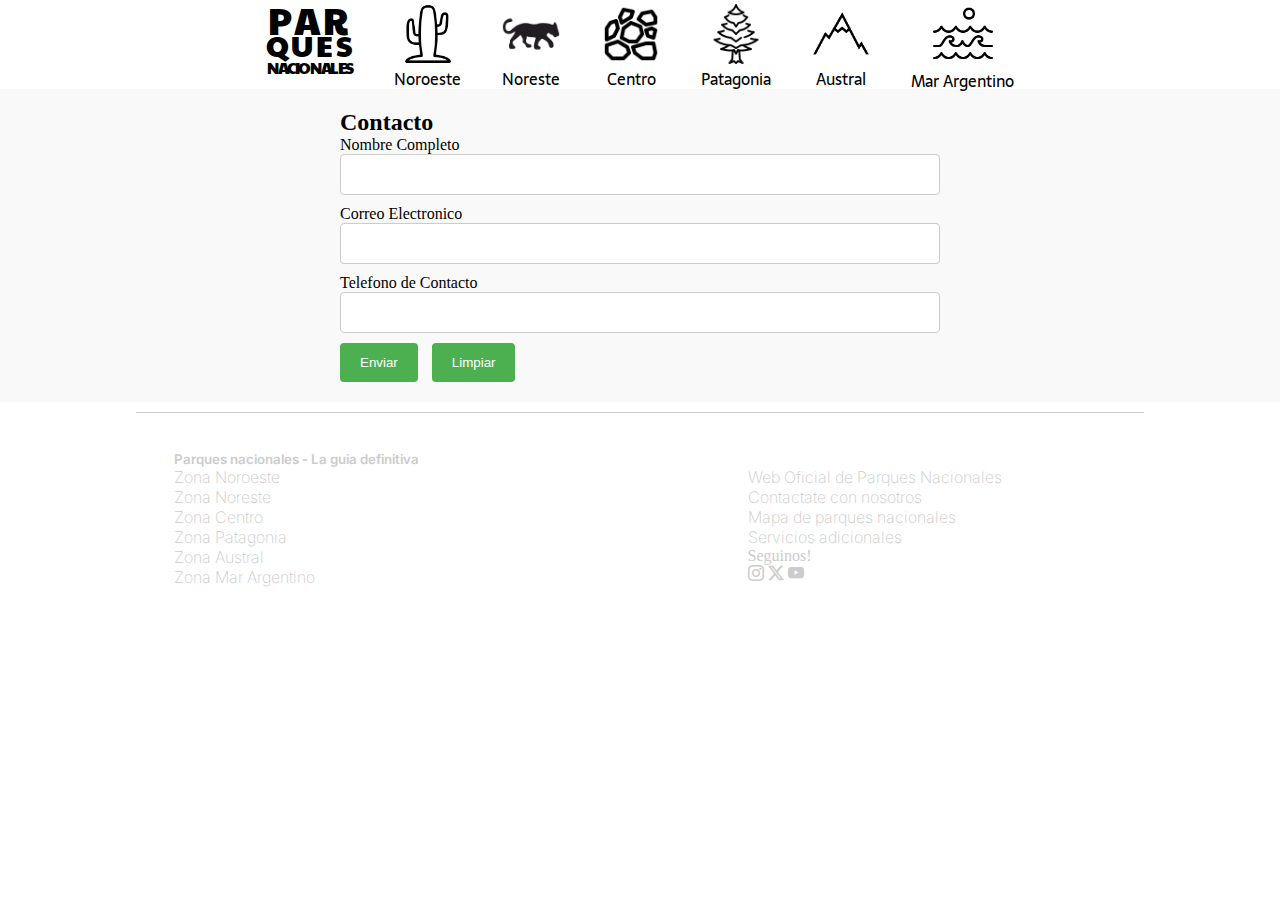
<file: pages/contact.html>
<!doctype html>
<html lang="en">
<head>
    <meta charset="utf-8">
    <meta name="viewport" content="width=device-width, initial-scale=1">
    <title>Contacto</title>
    <link href="https://cdn.jsdelivr.net/npm/bootstrap@5.3.2/dist/css/bootstrap.min.css" rel="stylesheet" integrity="sha384-T3c6CoIi6uLrA9TneNEoa7RxnatzjcDSCmG1MXxSR1GAsXEV/Dwwykc2MPK8M2HN" crossorigin="anonymous">
    <link href="https://fonts.googleapis.com/css2?family=Paytone+One&display=swap" rel="stylesheet">
    <link rel="stylesheet" href="https://fonts.googleapis.com/css2?family=Sarala&display=swap">
    <link rel="stylesheet" href="https://fonts.googleapis.com/css2?family=Palanquin+Dark&display=swap">
    <link rel="stylesheet" href="https://fonts.googleapis.com/css2?family=Quattrocento&display=swap">
    <link rel="stylesheet" href="https://fonts.googleapis.com/css2?family=Inter&display=swap">
    <link rel="stylesheet" href="https://fonts.googleapis.com/css2?family=Spectral&display=swap">
    <link rel="stylesheet" href="https://cdn.jsdelivr.net/npm/bootstrap-icons@1.11.1/font/bootstrap-icons.css">
    <link rel="stylesheet" href="../css/style.css">
</head>

<header>
    <nav id="nav_header">
        <ul class="icos">
            <li>
                <div class="logo-container">
                    <a class="word-container" href="../index.html"> 
                        <span class="first-word">PAR</span>
                        <span class="second-word">QUES</span>
                        <span class="thirdh-word">NACIONALES</span>
                    </a>
                </div>
            </li>
            <li>
                <div>
                    <a href="noroeste.html">
                    <img src="../img/noroeste.png"></img></a>
                    <a class="nav-text" href="noroeste.html"> Noroeste </a>
                </div>
            </li>
            <li>
                <div>
                    <a href="noreste.html">
                    <img src="../img/noreste.png"></img></a>
                    <a class="nav-text" href="noreste.html"> Noreste </a>
                </div>
            </li>
            <li>
                <div>
                    <a href="centro.html">
                    <img src="../img/centro.png"></img></a>
                    <a class="nav-text" href="centro.html"> Centro </a>
                </div>
            </li>
            <li>
                <div>
                    <a href="patagonia.html">
                    <img src="../img/patagonia1.png"></img></a>
                    <a class="nav-text" href="patagonia.html"> Patagonia </a>
                </div>
            <li>
                <div>
                    <a href="austral.html">
                    <img src="../img/paustral.png"></img></a>
                    <a class="nav-text" href="austral.html"> Austral </a>
                </div>
            </li>
            <li>
                <div>
                <a href="mar.html">
                <img src="../img/marargentino.png"></img></a>
                <a class="nav-text" href="mar.html"> Mar Argentino </a>
                </div>
            </li>
        </ul>
    </nav>
</header>

<body>
    <div class="pre-form">
    <div class="form-container">
        <h2>Contacto</h2>
        <form>
            <label for="fullname">Nombre Completo</label>
            <input type="text" id="fullname" name="fullname" required>

            <label for="email">Correo Electronico</label>
            <input type="email" id="email" name="email" required>
            <span id="emailError" class="error"></span>

            <label for="phone">Telefono de Contacto</label>
            <input type="text" id="phone" name="phone" required>

            <input type="submit" value="Enviar" onclick="validateEmail()">
            <input type="reset" value="Limpiar">
        </form>
    </div>
</div>

    <script>
        function validateEmail() {
            var email = document.getElementById("email").value;
            var pattern = /^[^ ]+@[^ ]+\.[a-z]{2,3}$/;
            if (email.match(pattern)) {
                document.getElementById("emailError").innerHTML = "";
            } else {
                document.getElementById("emailError").innerHTML = "Ingrese un correo electrónico válido";
                event.preventDefault();
            }
        }
    </script>

<footer>
    <div class="footer-container">
    
            <div class="footer-parque"><h5>Parques nacionales - La guia definitiva</h5></div>
    <div class="contain">
    
            <div id="lista">
    
                <nav class="footer-nav">
    
                    <ul>
                        <li>
                            <a href="noroeste.html">Zona Noroeste</a>
                        </li>
    
                        <li>
                            <a href="noreste.html">Zona Noreste</a>
                        </li>
    
                        <li>
                            <a href="centro.html">Zona Centro</a>
                        </li>
    
                        <li>
                            <a href="patagonia.html">Zona Patagonia</a>
                        </li>
    
                        <li>
                            <a href="austral.html">Zona Austral</a>
                        </li>
    
                        <li>
                            <a href="mar.html">Zona Mar Argentino</a>
                        </li>
    
                    </ul>
    
                </nav>
    
            </div>
    
            <div id="redes">
    
                <div>
    
                    <nav class="footer-nav">
    
                        <ul>
                            <li>
                                <a href="https://www.argentina.gob.ar/parquesnacionales">Web Oficial de Parques Nacionales</a>
                            </li>
        
                            <li>
                                <a href="contact.html">Contactate con nosotros</a>
                            </li>
    
                            <li>
                                <a href="map.html">Mapa de parques nacionales</a>
                            </li>
    
                            <li>
                                <a href="#">Servicios adicionales</a>
                            </li>
    
                        </ul>
        
                    </nav>
    
                </div>
    
                <div>
    
                <p>Seguinos!</p>
    
                <a href="https://www.instagram.com/parquesnacionalesar/"><i class="bi bi-instagram"></i></a>

                <a href="https://twitter.com/ParquesOficial"><i class="bi bi-twitter-x"></i></a>

                <a href="https://www.youtube.com/user/parquesnacionalesarg"><i class="bi bi-youtube"></i></a>
                
                </div>
    
            </div>
        </div>
    </div>
        
    </footer>

</body>

</html>
</file>
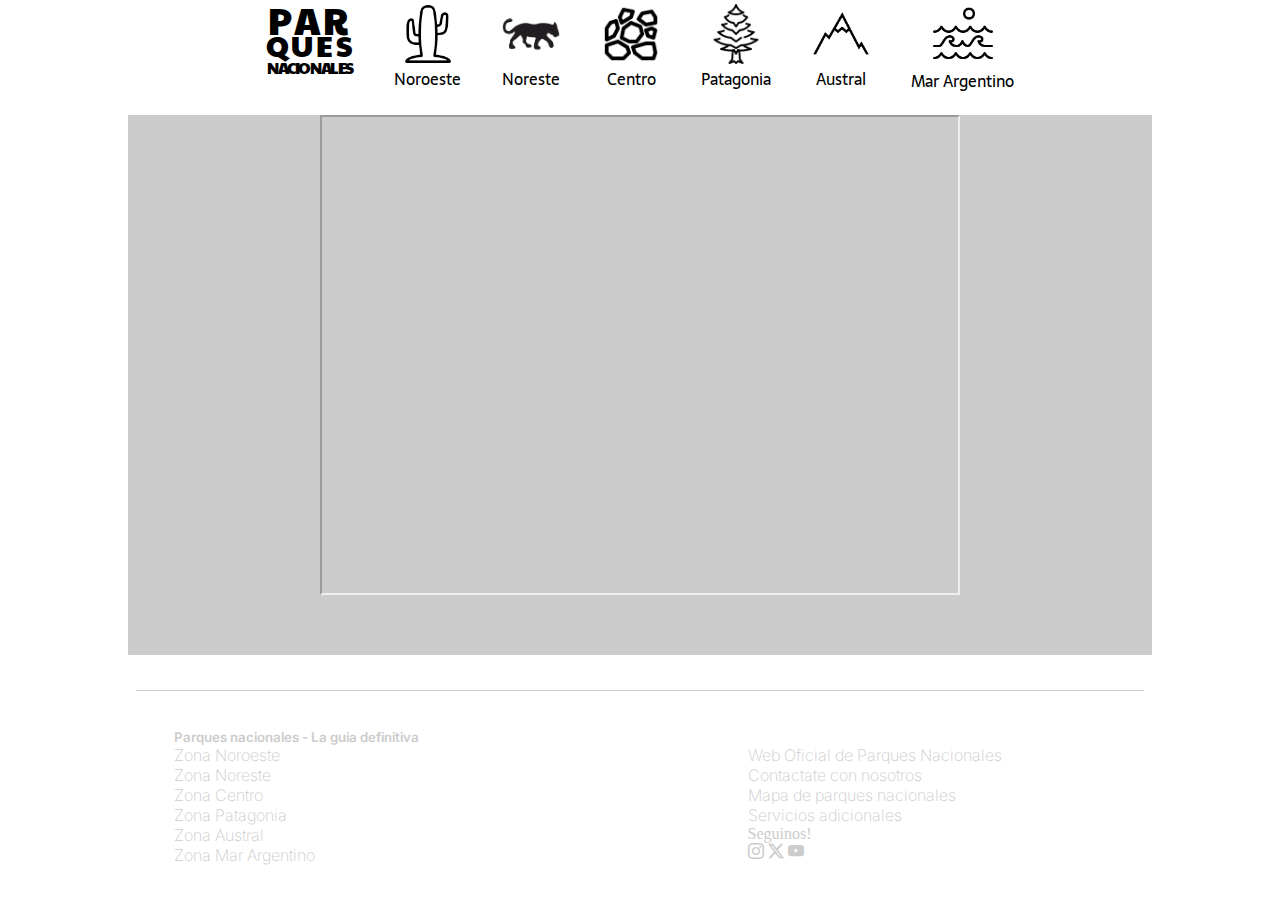
<file: pages/mapex.html>
<!doctype html>
<html lang="en">
<head>
    <meta charset="utf-8">
    <meta name="viewport" content="width=device-width, initial-scale=1">
    <title>Contacto</title>
    <link href="https://cdn.jsdelivr.net/npm/bootstrap@5.3.2/dist/css/bootstrap.min.css" rel="stylesheet" integrity="sha384-T3c6CoIi6uLrA9TneNEoa7RxnatzjcDSCmG1MXxSR1GAsXEV/Dwwykc2MPK8M2HN" crossorigin="anonymous">
    <link href="https://fonts.googleapis.com/css2?family=Paytone+One&display=swap" rel="stylesheet">
    <link rel="stylesheet" href="https://fonts.googleapis.com/css2?family=Sarala&display=swap">
    <link rel="stylesheet" href="https://fonts.googleapis.com/css2?family=Palanquin+Dark&display=swap">
    <link rel="stylesheet" href="https://fonts.googleapis.com/css2?family=Quattrocento&display=swap">
    <link rel="stylesheet" href="https://fonts.googleapis.com/css2?family=Inter&display=swap">
    <link rel="stylesheet" href="https://fonts.googleapis.com/css2?family=Spectral&display=swap">
    <link rel="stylesheet" href="https://cdn.jsdelivr.net/npm/bootstrap-icons@1.11.1/font/bootstrap-icons.css">
    <link rel="stylesheet" href="../css/style.css">
</head>

<header>
    <nav id="nav_header">
        <ul class="icos">
            <li>
                <div class="logo-container">
                    <a class="word-container" href="../index.html"> 
                        <span class="first-word">PAR</span>
                        <span class="second-word">QUES</span>
                        <span class="thirdh-word">NACIONALES</span>
                    </a>
                </div>
            </li>
            <li>
                <div>
                    <a href="noroeste.html">
                    <img src="../img/noroeste.png"></img></a>
                    <a class="nav-text" href="noroeste.html"> Noroeste </a>
                </div>
            </li>
            <li>
                <div>
                    <a href="noreste.html">
                    <img src="../img/noreste.png"></img></a>
                    <a class="nav-text" href="noreste.html"> Noreste </a>
                </div>
            </li>
            <li>
                <div>
                    <a href="centro.html">
                    <img src="../img/centro.png"></img></a>
                    <a class="nav-text" href="centro.html"> Centro </a>
                </div>
            </li>
            <li>
                <div>
                    <a href="patagonia.html">
                    <img src="../img/patagonia1.png"></img></a>
                    <a class="nav-text" href="patagonia.html"> Patagonia </a>
                </div>
            <li>
                <div>
                    <a href="austral.html">
                    <img src="../img/paustral.png"></img></a>
                    <a class="nav-text" href="austral.html"> Austral </a>
                </div>
            </li>
            <li>
                <div>
                <a href="mar.html">
                <img src="../img/marargentino.png"></img></a>
                <a class="nav-text" href="mar.html"> Mar Argentino </a>
                </div>
            </li>
        </ul>
    </nav>
</header>
    <div class="map">
    <div style="text-align:center">
        <iframe src="https://www.google.com/maps/d/embed?mid=13_xaBzX9LdsQ95r0i_sto7bVkjq26yI&ehbc=2E312F" width="640"
            height="480"></iframe>
    </div>
    </div>

    <footer>
        <div class="footer-container">

            <div class="footer-parque">
                <h5>Parques nacionales - La guia definitiva</h5>
            </div>
            <div class="contain">

                <div id="lista">

                    <nav class="footer-nav">

                        <ul>
                            <li>
                                <a href="pages/noroeste.html">Zona Noroeste</a>
                            </li>

                            <li>
                                <a href="pages/noreste.html">Zona Noreste</a>
                            </li>

                            <li>
                                <a href="pages/centro.html">Zona Centro</a>
                            </li>

                            <li>
                                <a href="pages/patagonia.html">Zona Patagonia</a>
                            </li>

                            <li>
                                <a href="pages/austral.html">Zona Austral</a>
                            </li>

                            <li>
                                <a href="pages/mar.html">Zona Mar Argentino</a>
                            </li>

                        </ul>

                    </nav>

                </div>

                <div id="redes">

                    <div>

                        <nav class="footer-nav">

                            <ul>
                                <li>
                                    <a href="https://www.argentina.gob.ar/parquesnacionales">Web Oficial de Parques
                                        Nacionales</a>
                                </li>

                                <li>
                                    <a href="contact.html">Contactate con nosotros</a>
                                </li>

                                <li>
                                    <a href="map.html">Mapa de parques nacionales</a>
                                </li>

                                <li>
                                    <a href="#">Servicios adicionales</a>
                                </li>

                            </ul>

                        </nav>

                    </div>

                    <div>

                        <p>Seguinos!</p>

                        <a href="https://www.instagram.com/parquesnacionalesar/"><i class="bi bi-instagram"></i></a>

                        <a href="https://twitter.com/ParquesOficial"><i class="bi bi-twitter-x"></i></a>
        
                        <a href="https://www.youtube.com/user/parquesnacionalesarg"><i class="bi bi-youtube"></i></a>

                    </div>

                </div>
            </div>
        </div>

    </footer>

</body>

</html>
</file>
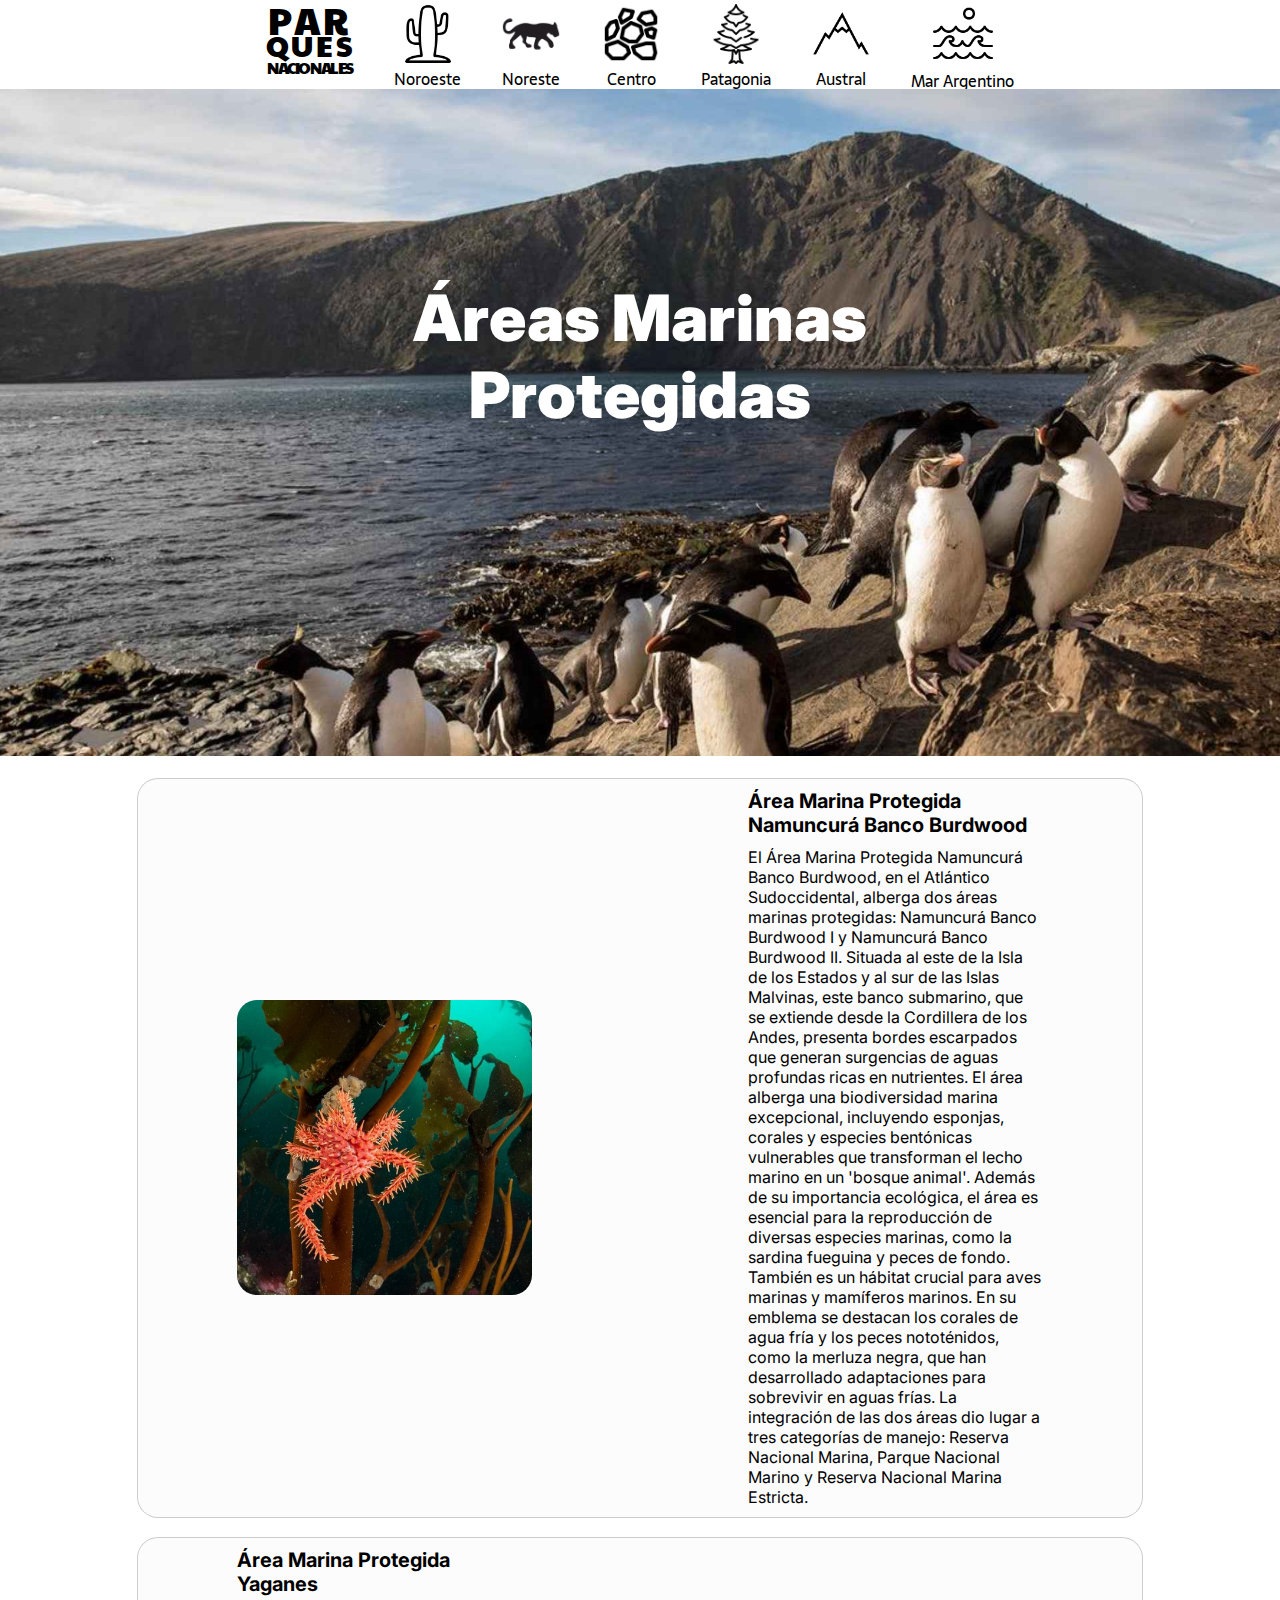
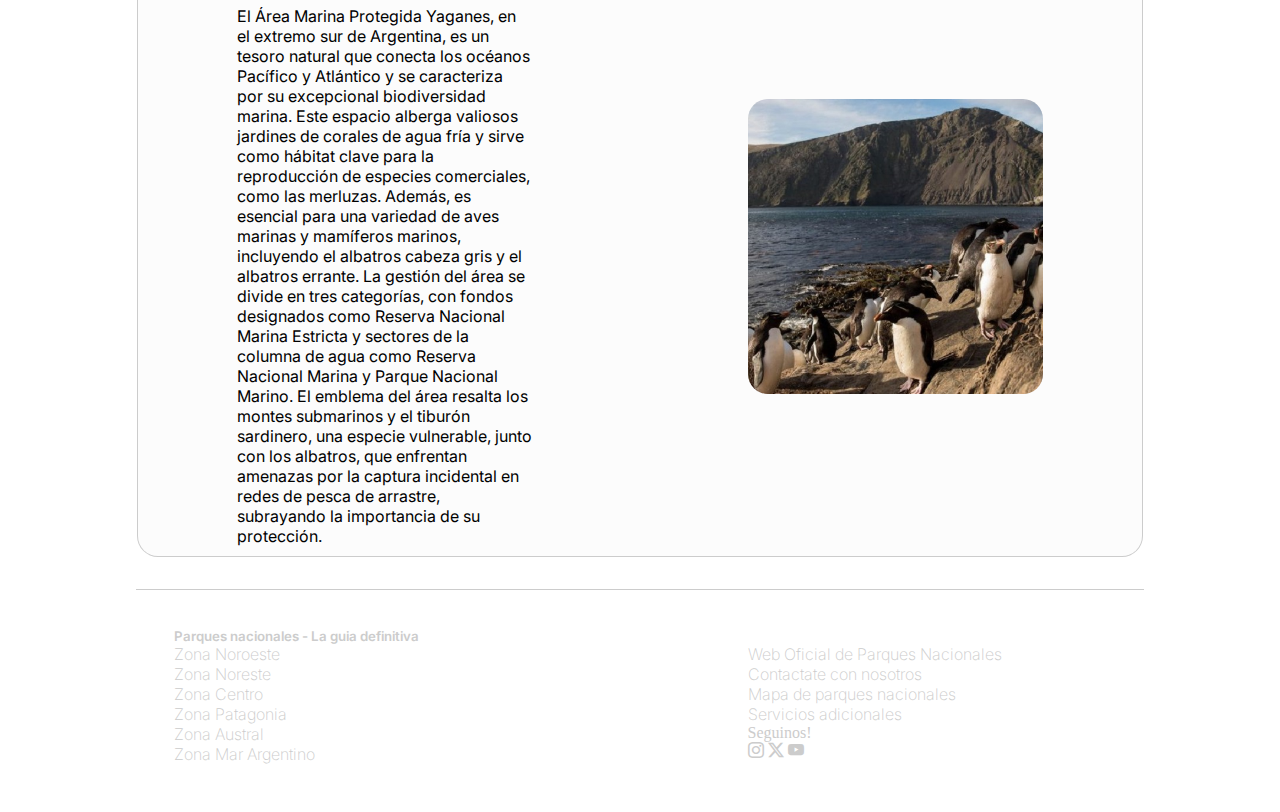
<file: pages/mar.html>
<!DOCTYPE html>
<html lang="en">
<head>
    <meta charset="UTF-8">
    <meta name="viewport" content="width=device-width, initial-scale=1.0">
    <title>Mar Argentino</title>
    <link href="https://cdn.jsdelivr.net/npm/bootstrap@5.3.2/dist/css/bootstrap.min.css" rel="stylesheet" integrity="sha384-T3c6CoIi6uLrA9TneNEoa7RxnatzjcDSCmG1MXxSR1GAsXEV/Dwwykc2MPK8M2HN" crossorigin="anonymous">
    <link href="https://fonts.googleapis.com/css2?family=Paytone+One&display=swap" rel="stylesheet">
    <link rel="stylesheet" href="https://fonts.googleapis.com/css2?family=Sarala&display=swap">
    <link rel="stylesheet" href="https://fonts.googleapis.com/css2?family=Palanquin+Dark&display=swap">
    <link rel="stylesheet" href="https://fonts.googleapis.com/css2?family=Quattrocento&display=swap">
    <link rel="stylesheet" href="https://cdn.jsdelivr.net/npm/bootstrap-icons@1.11.1/font/bootstrap-icons.css">
    <link rel="stylesheet" href="https://fonts.googleapis.com/css2?family=Inter&display=swap">
    <link rel="stylesheet" href="../css/style.css">
</head>
<body>
    <header>
        <nav id="nav_header">
            <ul class="icos">
                <li>
                    <div class="logo-container">
                        <a class="word-container" href="../index.html"> 
                            <span class="first-word">PAR</span>
                            <span class="second-word">QUES</span>
                            <span class="thirdh-word">NACIONALES</span>
                        </a>
                    </div>
                </li>
                <li>
                    <div>
                        <a href="noroeste.html">
                        <img src="../img/noroeste.png"></img></a>
                        <a class="nav-text" href="noroeste.html"> Noroeste </a>
                    </div>
                </li>
                <li>
                    <div>
                        <a href="noreste.html">
                        <img src="../img/noreste.png"></img></a>
                        <a class="nav-text" href="noreste.html"> Noreste </a>
                    </div>
                </li>
                <li>
                    <div>
                        <a href="centro.html">
                        <img src="../img/centro.png"></img></a>
                        <a class="nav-text" href="centro.html"> Centro </a>
                    </div>
                </li>
                <li>
                    <div>
                        <a href="patagonia.html">
                        <img src="../img/patagonia1.png"></img></a>
                        <a class="nav-text" href="patagonia.html"> Patagonia </a>
                    </div>
                <li>
                    <div>
                        <a href="austral.html">
                        <img src="../img/paustral.png"></img></a>
                        <a class="nav-text" href="austral.html"> Austral </a>
                    </div>
                </li>
                <li>
                    <div>
                    <a href="mar.html">
                    <img src="../img/marargentino.png"></img></a>
                    <a class="nav-text" href="mar.html"> Mar Argentino </a>
                    </div>
                </li>
            </ul>
        </nav>
    </header>
    <div class="pre-grid-container">
        <div class="centered-content">
            <div class="imagen_mar">
                <img src="../img/portada_mar.jpg" alt="Paisaje del Mar Austral Argentino">
            </div>
            <h1 class="hmar">Áreas Marinas Protegidas</h1>
        </div>
    </div>
    <div id="container_pq">
        <div id="margen_container">
            <div class="parque_a">
                <div class="imagen_parque">
                    <img src="../img/foto_pq/mar1.jpg" alt="Área Marina Protegida Namuncurá ">
                </div>
                <div class="texto">
                    <h5>Área Marina Protegida Namuncurá Banco Burdwood</h5>
                    <p>El Área Marina Protegida Namuncurá Banco Burdwood, en el Atlántico Sudoccidental, alberga dos áreas marinas protegidas: Namuncurá Banco Burdwood I y Namuncurá Banco Burdwood II. Situada al este de la Isla de los Estados y al sur de las Islas Malvinas, este banco submarino, que se extiende desde la Cordillera de los Andes, presenta bordes escarpados que generan surgencias de aguas profundas ricas en nutrientes. El área alberga una biodiversidad marina excepcional, incluyendo esponjas, corales y especies bentónicas vulnerables que transforman el lecho marino en un 'bosque animal'. Además de su importancia ecológica, el área es esencial para la reproducción de diversas especies marinas, como la sardina fueguina y peces de fondo. También es un hábitat crucial para aves marinas y mamíferos marinos. En su emblema se destacan los corales de agua fría y los peces nototénidos, como la merluza negra, que han desarrollado adaptaciones para sobrevivir en aguas frías. La integración de las dos áreas dio lugar a tres categorías de manejo: Reserva Nacional Marina, Parque Nacional Marino y Reserva Nacional Marina Estricta.
                    </p>
                </div>
            </div>
            <div class="parque_b">
                <div class="imagen_parque">
                    <img src="../img/foto_pq/mar2.jpg" alt="Área Marina Protegida Yaganes">
                </div>
                <div class="texto">
                    <h5>Área Marina Protegida Yaganes</h5>
                    <p>El Área Marina Protegida Yaganes, en el extremo sur de Argentina, es un tesoro natural que conecta los océanos Pacífico y Atlántico y se caracteriza por su excepcional biodiversidad marina. Este espacio alberga valiosos jardines de corales de agua fría y sirve como hábitat clave para la reproducción de especies comerciales, como las merluzas. Además, es esencial para una variedad de aves marinas y mamíferos marinos, incluyendo el albatros cabeza gris y el albatros errante. La gestión del área se divide en tres categorías, con fondos designados como Reserva Nacional Marina Estricta y sectores de la columna de agua como Reserva Nacional Marina y Parque Nacional Marino. El emblema del área resalta los montes submarinos y el tiburón sardinero, una especie vulnerable, junto con los albatros, que enfrentan amenazas por la captura incidental en redes de pesca de arrastre, subrayando la importancia de su protección.</p>
                </div>
            </div>
        </div>
    </div>
    
    <footer>
        <div class="footer-container">
    
            <div class="footer-parque"><h5>Parques nacionales - La guia definitiva</h5></div>
    <div class="contain">
            <div id="lista">
                <nav class="footer-nav">
                    <ul>
                        <li>
                            <a href="noroeste.html">Zona Noroeste</a>
                        </li>
    
                        <li>
                            <a href="noreste.html">Zona Noreste</a>
                        </li>
    
                        <li>
                            <a href="centro.html">Zona Centro</a>
                        </li>
    
                        <li>
                            <a href="patagonia.html">Zona Patagonia</a>
                        </li>
    
                        <li>
                            <a href="austral.html">Zona Austral</a>
                        </li>
    
                        <li>
                            <a href="#nav_header">Zona Mar Argentino</a>
                        </li>
                    </ul>
                </nav>
            </div>
            <div id="redes">
                <div>
                    <nav class="footer-nav">
                        <ul>
                            <li>
                                <a href="https://www.argentina.gob.ar/parquesnacionales">Web Oficial de Parques Nacionales</a>
                            </li>
        
                            <li>
                                <a href="contact.html">Contactate con nosotros</a>
                            </li>
    
                            <li>
                                <a href="map.html">Mapa de parques nacionales</a>
                            </li>
    
                            <li>
                                <a href="#">Servicios adicionales</a>
                            </li>
                        </ul>    
                    </nav>
                </div>
                <div>
                <p>Seguinos!</p>
                <a href="https://www.instagram.com/parquesnacionalesar/"><i class="bi bi-instagram"></i></a>

                <a href="https://twitter.com/ParquesOficial"><i class="bi bi-twitter-x"></i></a>

                <a href="https://www.youtube.com/user/parquesnacionalesarg"><i class="bi bi-youtube"></i></a>       
                </div>
            </div>
        </div>
    </div>
    </footer>
</body>
</html>
</file>
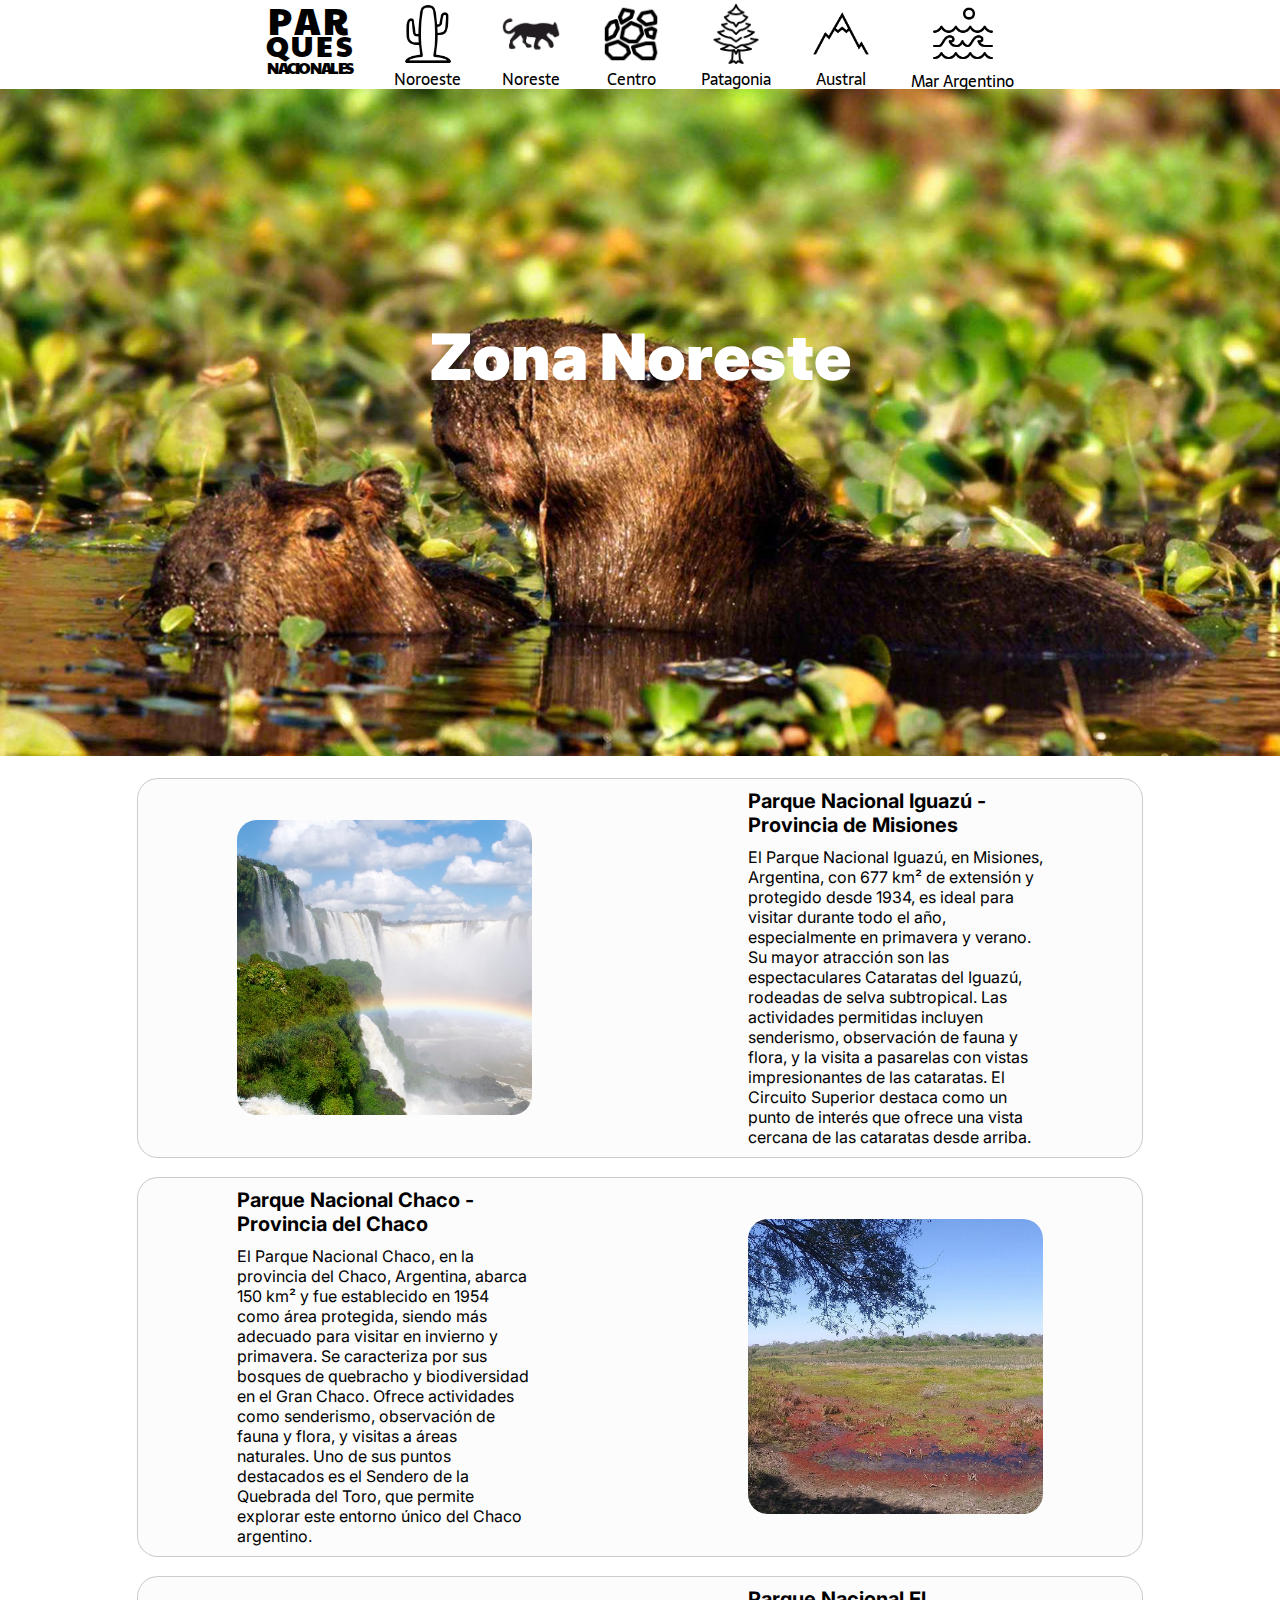
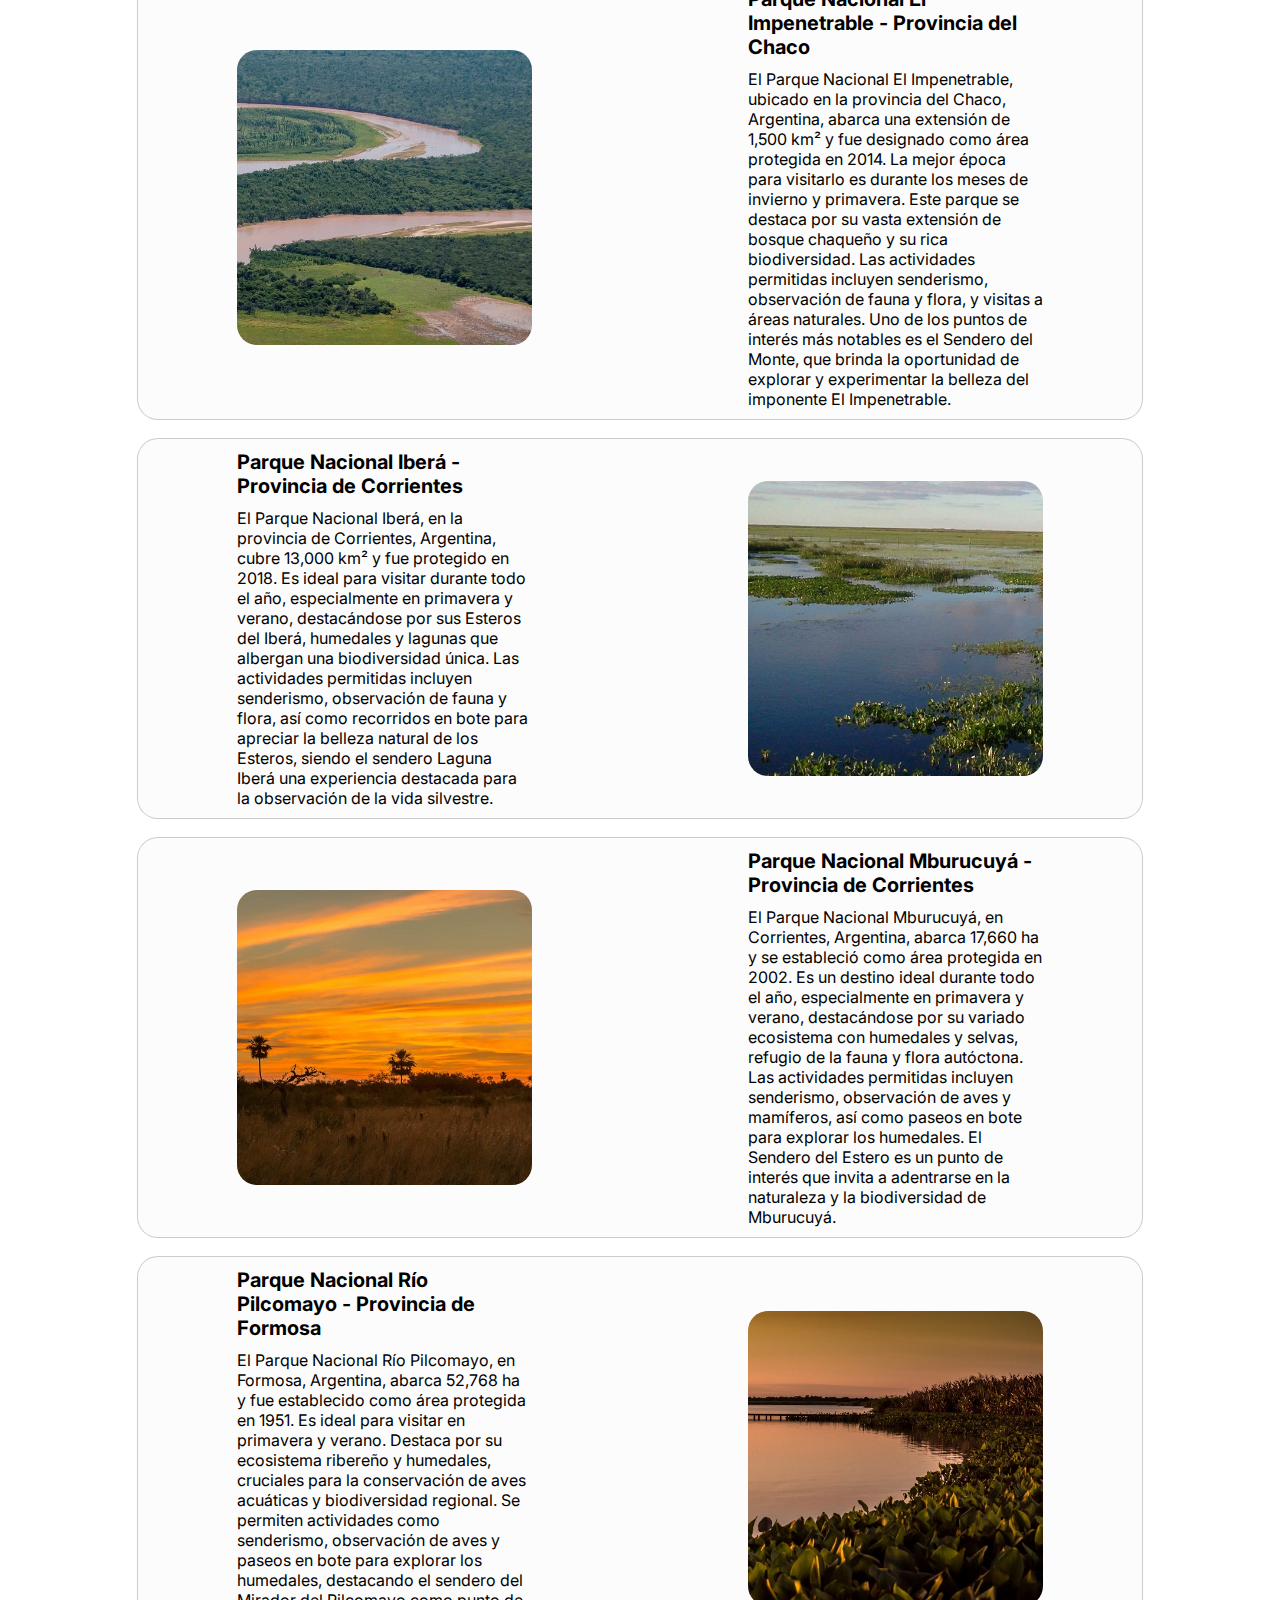
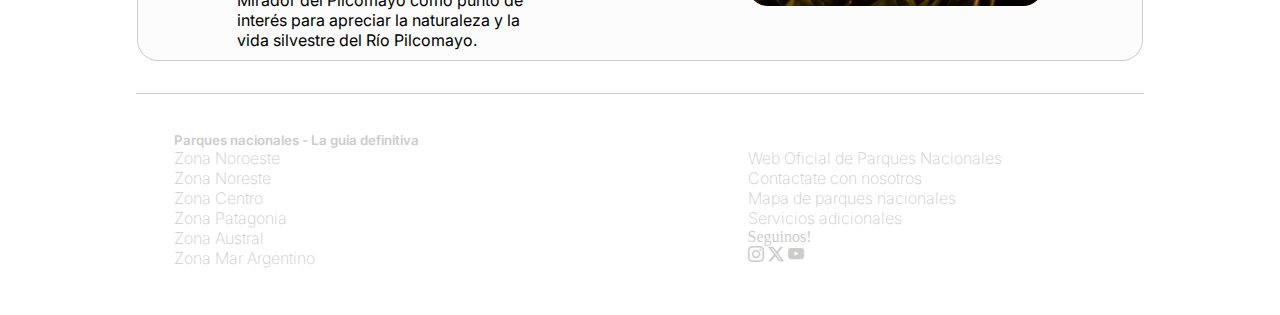
<file: pages/noreste.html>
<!DOCTYPE html>
<html lang="en">
<head>
    <meta charset="UTF-8">
    <meta name="viewport" content="width=device-width, initial-scale=1.0">
    <title>Noreste</title>
    <link href="https://cdn.jsdelivr.net/npm/bootstrap@5.3.2/dist/css/bootstrap.min.css" rel="stylesheet" integrity="sha384-T3c6CoIi6uLrA9TneNEoa7RxnatzjcDSCmG1MXxSR1GAsXEV/Dwwykc2MPK8M2HN" crossorigin="anonymous">
    <link href="https://fonts.googleapis.com/css2?family=Paytone+One&display=swap" rel="stylesheet">
    <link rel="stylesheet" href="https://fonts.googleapis.com/css2?family=Sarala&display=swap">
    <link rel="stylesheet" href="https://fonts.googleapis.com/css2?family=Palanquin+Dark&display=swap">
    <link rel="stylesheet" href="https://fonts.googleapis.com/css2?family=Quattrocento&display=swap">
    <link rel="stylesheet" href="https://cdn.jsdelivr.net/npm/bootstrap-icons@1.11.1/font/bootstrap-icons.css">
    <link rel="stylesheet" href="https://fonts.googleapis.com/css2?family=Inter&display=swap">
    <link rel="stylesheet" href="../css/style.css">
</head>
<body>
    <header>
        <nav id="nav_header">
            <ul class="icos">
                <li>
                    <div class="logo-container">
                        <a class="word-container" href="../index.html"> 
                            <span class="first-word">PAR</span>
                            <span class="second-word">QUES</span>
                            <span class="thirdh-word">NACIONALES</span>
                        </a>
                    </div>
                </li>
                <li>
                    <div>
                        <a href="noroeste.html">
                        <img src="../img/noroeste.png"></img></a>
                        <a class="nav-text" href="noroeste.html"> Noroeste </a>
                    </div>
                </li>
                <li>
                    <div>
                        <a href="noreste.html">
                        <img src="../img/noreste.png"></img></a>
                        <a class="nav-text" href="noreste.html"> Noreste </a>
                    </div>
                </li>
                <li>
                    <div>
                        <a href="centro.html">
                        <img src="../img/centro.png"></img></a>
                        <a class="nav-text" href="centro.html"> Centro </a>
                    </div>
                </li>
                <li>
                    <div>
                        <a href="patagonia.html">
                        <img src="../img/patagonia1.png"></img></a>
                        <a class="nav-text" href="patagonia.html"> Patagonia </a>
                    </div>
                <li>
                    <div>
                        <a href="austral.html">
                        <img src="../img/paustral.png"></img></a>
                        <a class="nav-text" href="austral.html"> Austral </a>
                    </div>
                </li>
                <li>
                    <div>
                    <a href="mar.html">
                    <img src="../img/marargentino.png"></img></a>
                    <a class="nav-text" href="mar.html"> Mar Argentino </a>
                    </div>
                </li>
            </ul>
        </nav>
    </header>
    <div class="pre-grid-container">
        <div class="centered-content">
            <img src="../img/portada_nea.jpg" alt="Paisaje del Noreste Argentino">
            <h1>Zona Noreste</h1>
        </div>
    </div>
    <div id="container_pq">
        <div id="margen_container">
            <div class="parque_a">
                <div class="imagen_parque">
                    <img src="../img/foto_pq/nea1.jpg" alt="Parque Nacional Iguazú">
                </div>    
                <div class="texto">
                    <h5>Parque Nacional Iguazú - Provincia de Misiones</h5>
                    <p>El Parque Nacional Iguazú, en Misiones, Argentina, con 677 km² de extensión y protegido desde 1934, es ideal para visitar durante todo el año, especialmente en primavera y verano. Su mayor atracción son las espectaculares Cataratas del Iguazú, rodeadas de selva subtropical. Las actividades permitidas incluyen senderismo, observación de fauna y flora, y la visita a pasarelas con vistas impresionantes de las cataratas. El Circuito Superior destaca como un punto de interés que ofrece una vista cercana de las cataratas desde arriba.</p>
                </div>
            </div>
            <div class="parque_b">
                <div class="imagen_parque">
                    <img src="../img/foto_pq/nea2.jpg" alt="Parque Nacional Chaco">
                </div>
                <div class="texto">
                    <h5>Parque Nacional Chaco - Provincia del Chaco</h5>
                    <p>El Parque Nacional Chaco, en la provincia del Chaco, Argentina, abarca 150 km² y fue establecido en 1954 como área protegida, siendo más adecuado para visitar en invierno y primavera. Se caracteriza por sus bosques de quebracho y biodiversidad en el Gran Chaco. Ofrece actividades como senderismo, observación de fauna y flora, y visitas a áreas naturales. Uno de sus puntos destacados es el Sendero de la Quebrada del Toro, que permite explorar este entorno único del Chaco argentino.</p>
                </div>
            </div>
            <div class="parque_a">
                <div class="imagen_parque">
                    <img src="../img/foto_pq/nea3.jpg" alt="Parque Nacional El Impenetrable">
                </div>
                <div class="texto">
                    <h5>Parque Nacional El Impenetrable - Provincia del Chaco</h5>
                    <p>El Parque Nacional El Impenetrable, ubicado en la provincia del Chaco, Argentina, abarca una extensión de 1,500 km² y fue designado como área protegida en 2014. La mejor época para visitarlo es durante los meses de invierno y primavera. Este parque se destaca por su vasta extensión de bosque chaqueño y su rica biodiversidad. Las actividades permitidas incluyen senderismo, observación de fauna y flora, y visitas a áreas naturales. Uno de los puntos de interés más notables es el Sendero del Monte, que brinda la oportunidad de explorar y experimentar la belleza del imponente El Impenetrable.</p>
                </div>
            </div>
            <div class="parque_b">
                <div class="imagen_parque">
                    <img src="../img/foto_pq/nea4.jpg" alt="Parque Nacional Iberá">
                </div>
                <div class="texto">
                    <h5>Parque Nacional Iberá - Provincia de Corrientes</h5>
                    <p>El Parque Nacional Iberá, en la provincia de Corrientes, Argentina, cubre 13,000 km² y fue protegido en 2018. Es ideal para visitar durante todo el año, especialmente en primavera y verano, destacándose por sus Esteros del Iberá, humedales y lagunas que albergan una biodiversidad única. Las actividades permitidas incluyen senderismo, observación de fauna y flora, así como recorridos en bote para apreciar la belleza natural de los Esteros, siendo el sendero Laguna Iberá una experiencia destacada para la observación de la vida silvestre.</p>
                </div>
            </div>
            <div class="parque_a">
                <div class="imagen_parque">
                    <img src="../img/foto_pq/nea5.jpg" alt="Parque Nacional Calilegua">
                </div>
                <div class="texto">
                    <h5>Parque Nacional Mburucuyá - Provincia de Corrientes</h5>
                    <p>El Parque Nacional Mburucuyá, en Corrientes, Argentina, abarca 17,660 ha y se estableció como área protegida en 2002. Es un destino ideal durante todo el año, especialmente en primavera y verano, destacándose por su variado ecosistema con humedales y selvas, refugio de la fauna y flora autóctona. Las actividades permitidas incluyen senderismo, observación de aves y mamíferos, así como paseos en bote para explorar los humedales. El Sendero del Estero es un punto de interés que invita a adentrarse en la naturaleza y la biodiversidad de Mburucuyá.</p>
                </div>
            </div>
            <div class="parque_b">
                <div class="imagen_parque">
                    <img src="../img/foto_pq/nea6.jpg" alt="Parque Nacional Río Pilcomayo">
                </div>
                <div class="texto">
                    <h5>Parque Nacional Río Pilcomayo - Provincia de Formosa</h5>
                    <p>El Parque Nacional Río Pilcomayo, en Formosa, Argentina, abarca 52,768 ha y fue establecido como área protegida en 1951. Es ideal para visitar en primavera y verano. Destaca por su ecosistema ribereño y humedales, cruciales para la conservación de aves acuáticas y biodiversidad regional. Se permiten actividades como senderismo, observación de aves y paseos en bote para explorar los humedales, destacando el sendero del Mirador del Pilcomayo como punto de interés para apreciar la naturaleza y la vida silvestre del Río Pilcomayo.</p>
                </div>
            </div>
        </div>
    </div>
    
<footer>
        <div class="footer-container">
    
            <div class="footer-parque"><h5>Parques nacionales - La guia definitiva</h5></div>
    <div class="contain">
            <div id="lista">
                <nav class="footer-nav">
                    <ul>
                        <li>
                            <a href="noroeste.html">Zona Noroeste</a>
                        </li>
    
                        <li>
                            <a href="#nav_header">Zona Noreste</a>
                        </li>
    
                        <li>
                            <a href="centro.html">Zona Centro</a>
                        </li>
    
                        <li>
                            <a href="patagonia.html">Zona Patagonia</a>
                        </li>
    
                        <li>
                            <a href="austral.html">Zona Austral</a>
                        </li>
    
                        <li>
                            <a href="mar.html">Zona Mar Argentino</a>
                        </li>
                    </ul>
                </nav>
            </div>
            <div id="redes">
                <div>
                    <nav class="footer-nav">
                        <ul>
                            <li>
                                <a href="https://www.argentina.gob.ar/parquesnacionales">Web Oficial de Parques Nacionales</a>
                            </li>
        
                            <li>
                                <a href="contact.html">Contactate con nosotros</a>
                            </li>
    
                            <li>
                                <a href="map.html">Mapa de parques nacionales</a>
                            </li>
    
                            <li>
                                <a href="#">Servicios adicionales</a>
                            </li>
                        </ul>    
                    </nav>
                </div>
                <div>
                <p>Seguinos!</p>
                <a href="https://www.instagram.com/parquesnacionalesar/"><i class="bi bi-instagram"></i></a>

                <a href="https://twitter.com/ParquesOficial"><i class="bi bi-twitter-x"></i></a>

                <a href="https://www.youtube.com/user/parquesnacionalesarg"><i class="bi bi-youtube"></i></a>         
                </div>
            </div>
        </div>
    </div>
</footer>
</body>
</html>
</file>
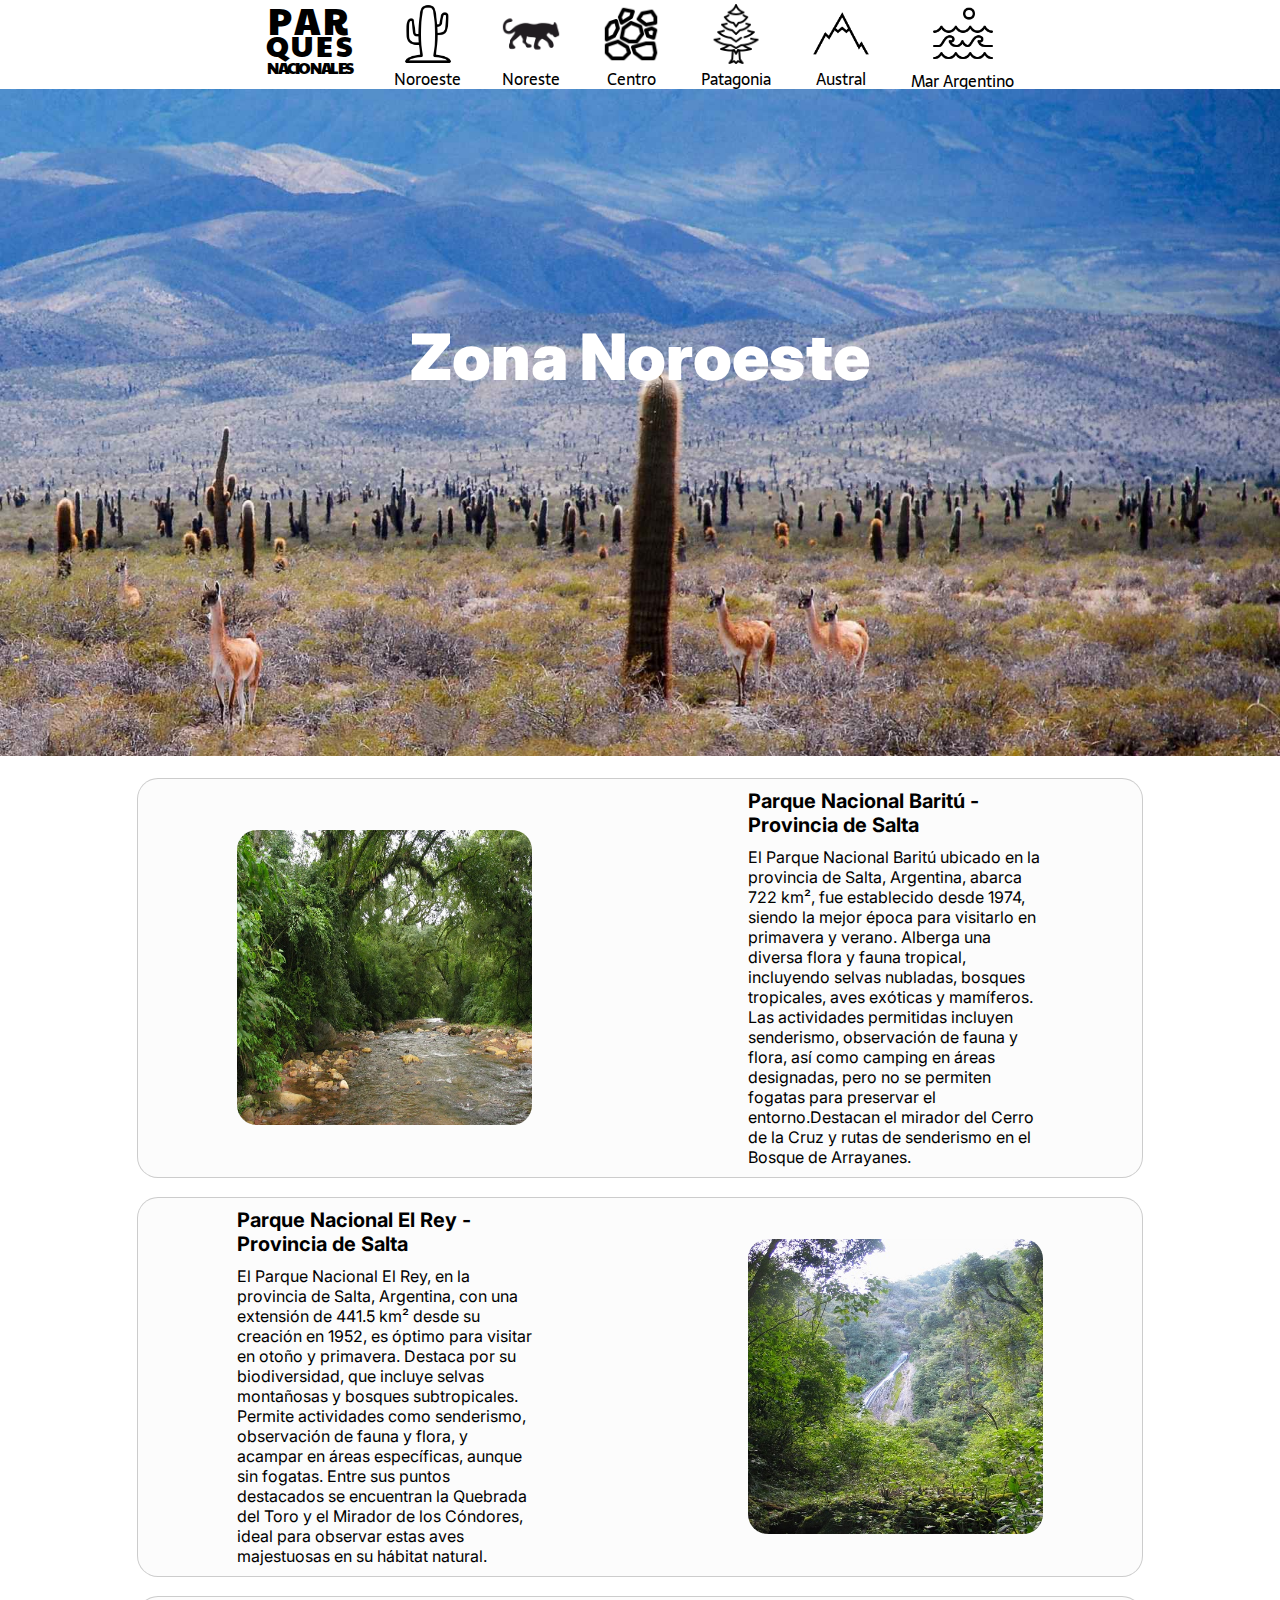
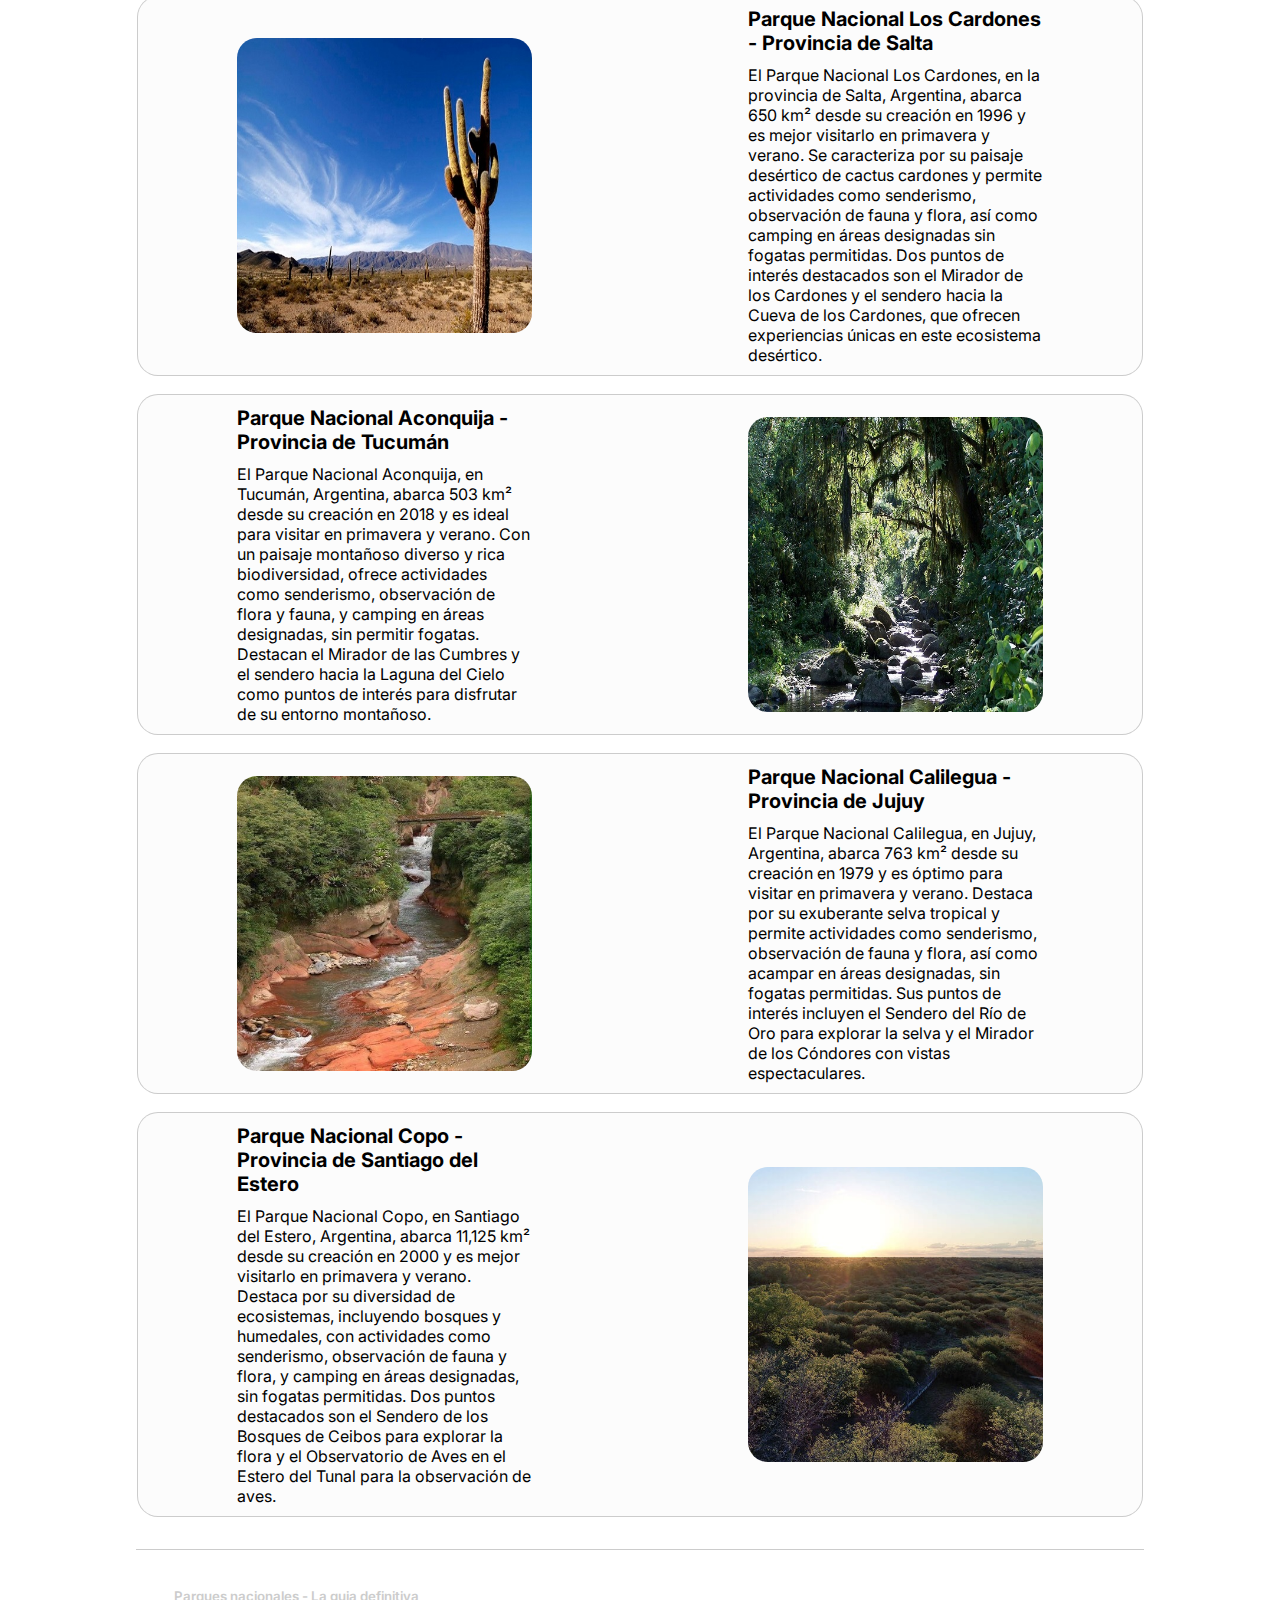
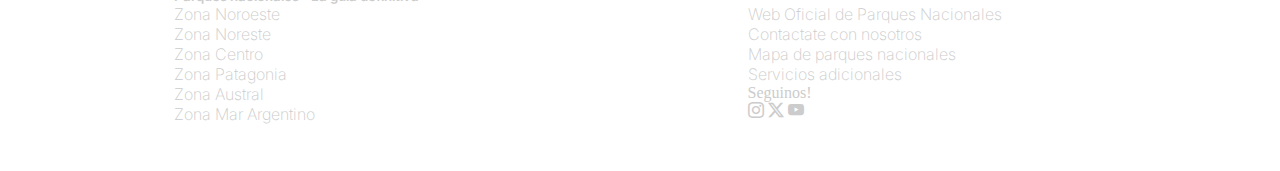
<file: pages/noroeste.html>
<!DOCTYPE html>
<html lang="en">
<head>
    <meta charset="UTF-8">
    <meta name="viewport" content="width=device-width, initial-scale=1.0">
    <title>Noroeste</title>
    <link href="https://cdn.jsdelivr.net/npm/bootstrap@5.3.2/dist/css/bootstrap.min.css" rel="stylesheet" integrity="sha384-T3c6CoIi6uLrA9TneNEoa7RxnatzjcDSCmG1MXxSR1GAsXEV/Dwwykc2MPK8M2HN" crossorigin="anonymous">
    <link href="https://fonts.googleapis.com/css2?family=Paytone+One&display=swap" rel="stylesheet">
    <link rel="stylesheet" href="https://fonts.googleapis.com/css2?family=Sarala&display=swap">
    <link rel="stylesheet" href="https://fonts.googleapis.com/css2?family=Palanquin+Dark&display=swap">
    <link rel="stylesheet" href="https://fonts.googleapis.com/css2?family=Quattrocento&display=swap">
    <link rel="stylesheet" href="https://cdn.jsdelivr.net/npm/bootstrap-icons@1.11.1/font/bootstrap-icons.css">
    <link rel="stylesheet" href="https://fonts.googleapis.com/css2?family=Inter&display=swap">
    <link rel="stylesheet" href="../css/style.css">
</head>
<body>
    <header>
        <nav id="nav_header">
            <ul class="icos">
                <li>
                    <div class="logo-container">
                        <a class="word-container" href="../index.html"> 
                            <span class="first-word">PAR</span>
                            <span class="second-word">QUES</span>
                            <span class="thirdh-word">NACIONALES</span>
                        </a>
                    </div>
                </li>
                <li>
                    <div>
                        <a href="noroeste.html">
                        <img src="../img/noroeste.png"></img></a>
                        <a class="nav-text" href="noroeste.html"> Noroeste </a>
                    </div>
                </li>
                <li>
                    <div>
                        <a href="noreste.html">
                        <img src="../img/noreste.png"></img></a>
                        <a class="nav-text" href="noreste.html"> Noreste </a>
                    </div>
                </li>
                <li>
                    <div>
                        <a href="centro.html">
                        <img src="../img/centro.png"></img></a>
                        <a class="nav-text" href="centro.html"> Centro </a>
                    </div>
                </li>
                <li>
                    <div>
                        <a href="patagonia.html">
                        <img src="../img/patagonia1.png"></img></a>
                        <a class="nav-text" href="patagonia.html"> Patagonia </a>
                    </div>
                <li>
                    <div>
                        <a href="austral.html">
                        <img src="../img/paustral.png"></img></a>
                        <a class="nav-text" href="austral.html"> Austral </a>
                    </div>
                </li>
                <li>
                    <div>
                    <a href="mar.html">
                    <img src="../img/marargentino.png"></img></a>
                    <a class="nav-text" href="mar.html"> Mar Argentino </a>
                    </div>
                </li>
            </ul>
        </nav>
    </header>
    <div class="pre-grid-container">
        <div class="centered-content">
            <img src="../img/portada_noa.jpg" alt="Paisaje del Noroeste Argentino">
            <h1>Zona Noroeste</h1>
        </div>
    </div>
    <div id="container_pq">
        <div id="margen_container">
            <div class="parque_a">
                <div class="imagen_parque">
                    <img src="../img/foto_pq/noa1.jpg" alt="Parque Nacional Baritú">
                </div>
                <div class="texto">
                    <h5>Parque Nacional Baritú - Provincia de Salta</h5>
                    <p>El Parque Nacional Baritú ubicado en la provincia de  Salta, Argentina, abarca 722 km², fue establecido  desde 1974, siendo la mejor época para visitarlo en primavera y verano. Alberga una diversa flora y fauna tropical, incluyendo selvas nubladas, bosques tropicales, aves exóticas y mamíferos. Las actividades permitidas incluyen senderismo, observación de fauna y flora, así como camping en áreas designadas, pero no se permiten fogatas para preservar el entorno.Destacan el mirador del Cerro de la Cruz y rutas de senderismo en el Bosque de Arrayanes.</p>
                </div>
            </div>
            <div class="parque_b">
                <div class="imagen_parque">
                    <img src="../img/foto_pq/noa2.JPG" alt="Parque Nacional El Rey">
                </div>
                <div class="texto">
                    <h5>Parque Nacional El Rey - Provincia de Salta</h5>
                    <p>El Parque Nacional El Rey, en la provincia de Salta, Argentina, con una extensión de 441.5 km² desde su creación en 1952, es óptimo para visitar en otoño y primavera. Destaca por su biodiversidad, que incluye selvas montañosas y bosques subtropicales. Permite actividades como senderismo, observación de fauna y flora, y acampar en áreas específicas, aunque sin fogatas. Entre sus puntos destacados se encuentran la Quebrada del Toro y el Mirador de los Cóndores, ideal para observar estas aves majestuosas en su hábitat natural.</p>
                </div>
            </div>
            <div class="parque_a">
                <div class="imagen_parque">
                    <img src="../img/foto_pq/noa3.jpg" alt="Parque Nacional Los Cardones">
                </div>
                <div class="texto">
                    <h5>Parque Nacional Los Cardones - Provincia de Salta</h5>
                    <p>El Parque Nacional Los Cardones, en la provincia de Salta, Argentina, abarca 650 km² desde su creación en 1996 y es mejor visitarlo en primavera y verano. Se caracteriza por su paisaje desértico de cactus cardones y permite actividades como senderismo, observación de fauna y flora, así como camping en áreas designadas sin fogatas permitidas. Dos puntos de interés destacados son el Mirador de los Cardones y el sendero hacia la Cueva de los Cardones, que ofrecen experiencias únicas en este ecosistema desértico.</p>
                </div>
            </div>
            <div class="parque_b">
                <div class="imagen_parque">
                    <img src="../img/foto_pq/noa4.jpg" alt="Parque Nacional Aconquija">
                </div>
                <div class="texto">
                    <h5>Parque Nacional Aconquija - Provincia de Tucumán</h5>
                    <p>El Parque Nacional Aconquija, en Tucumán, Argentina, abarca 503 km² desde su creación en 2018 y es ideal para visitar en primavera y verano. Con un paisaje montañoso diverso y rica biodiversidad, ofrece actividades como senderismo, observación de flora y fauna, y camping en áreas designadas, sin permitir fogatas. Destacan el Mirador de las Cumbres y el sendero hacia la Laguna del Cielo como puntos de interés para disfrutar de su entorno montañoso.</p>
                </div>
            </div>
            <div class="parque_a">
                <div class="imagen_parque">
                    <img src="../img/foto_pq/noa5.jpg" alt="Parque Nacional Calilegua">
                </div>
                <div class="texto">
                    <h5>Parque Nacional Calilegua - Provincia de Jujuy</h5>
                    <p>El Parque Nacional Calilegua, en Jujuy, Argentina, abarca 763 km² desde su creación en 1979 y es óptimo para visitar en primavera y verano. Destaca por su exuberante selva tropical y permite actividades como senderismo, observación de fauna y flora, así como acampar en áreas designadas, sin fogatas permitidas. Sus puntos de interés incluyen el Sendero del Río de Oro para explorar la selva y el Mirador de los Cóndores con vistas espectaculares.</p>
                </div>
            </div>
            <div class="parque_b">
                <div class="imagen_parque">
                    <img src="../img/foto_pq/noa6.jpg" alt="Parque Nacional Copo">
                </div>
                <div class="texto">
                    <h5>Parque Nacional Copo - Provincia de Santiago del Estero</h5>
                    <p>El Parque Nacional Copo, en Santiago del Estero, Argentina, abarca 11,125 km² desde su creación en 2000 y es mejor visitarlo en primavera y verano. Destaca por su diversidad de ecosistemas, incluyendo bosques y humedales, con actividades como senderismo, observación de fauna y flora, y camping en áreas designadas, sin fogatas permitidas. Dos puntos destacados son el Sendero de los Bosques de Ceibos para explorar la flora y el Observatorio de Aves en el Estero del Tunal para la observación de aves.</p>
                </div>
            </div>
        </div>
    </div>
    
    <footer>
    <div class="footer-container">

        <div class="footer-parque"><h5>Parques nacionales - La guia definitiva</h5></div>
<div class="contain">
        <div id="lista">
            <nav class="footer-nav">
                <ul>
                    <li>
                        <a href="#nav_header">Zona Noroeste</a>
                    </li>

                    <li>
                        <a href="noreste.html">Zona Noreste</a>
                    </li>

                    <li>
                        <a href="centro.html">Zona Centro</a>
                    </li>

                    <li>
                        <a href="patagonia.html">Zona Patagonia</a>
                    </li>

                    <li>
                        <a href="austral.html">Zona Austral</a>
                    </li>

                    <li>
                        <a href="mar.html">Zona Mar Argentino</a>
                    </li>
                </ul>
            </nav>
        </div>
        <div id="redes">
            <div>
                <nav class="footer-nav">
                    <ul>
                        <li>
                            <a href="https://www.argentina.gob.ar/parquesnacionales">Web Oficial de Parques Nacionales</a>
                        </li>
    
                        <li>
                            <a href="contact.html">Contactate con nosotros</a>
                        </li>

                        <li>
                            <a href="map.html">Mapa de parques nacionales</a>
                        </li>

                        <li>
                            <a href="#">Servicios adicionales</a>
                        </li>
                    </ul>    
                </nav>
            </div>
            <div>
            <p>Seguinos!</p>
            <a href="https://www.instagram.com/parquesnacionalesar/"><i class="bi bi-instagram"></i></a>

            <a href="https://twitter.com/ParquesOficial"><i class="bi bi-twitter-x"></i></a>

            <a href="https://www.youtube.com/user/parquesnacionalesarg"><i class="bi bi-youtube"></i></a>        
            </div>
        </div>
    </div>
</div>
</footer>
</body>
</html>
</file>
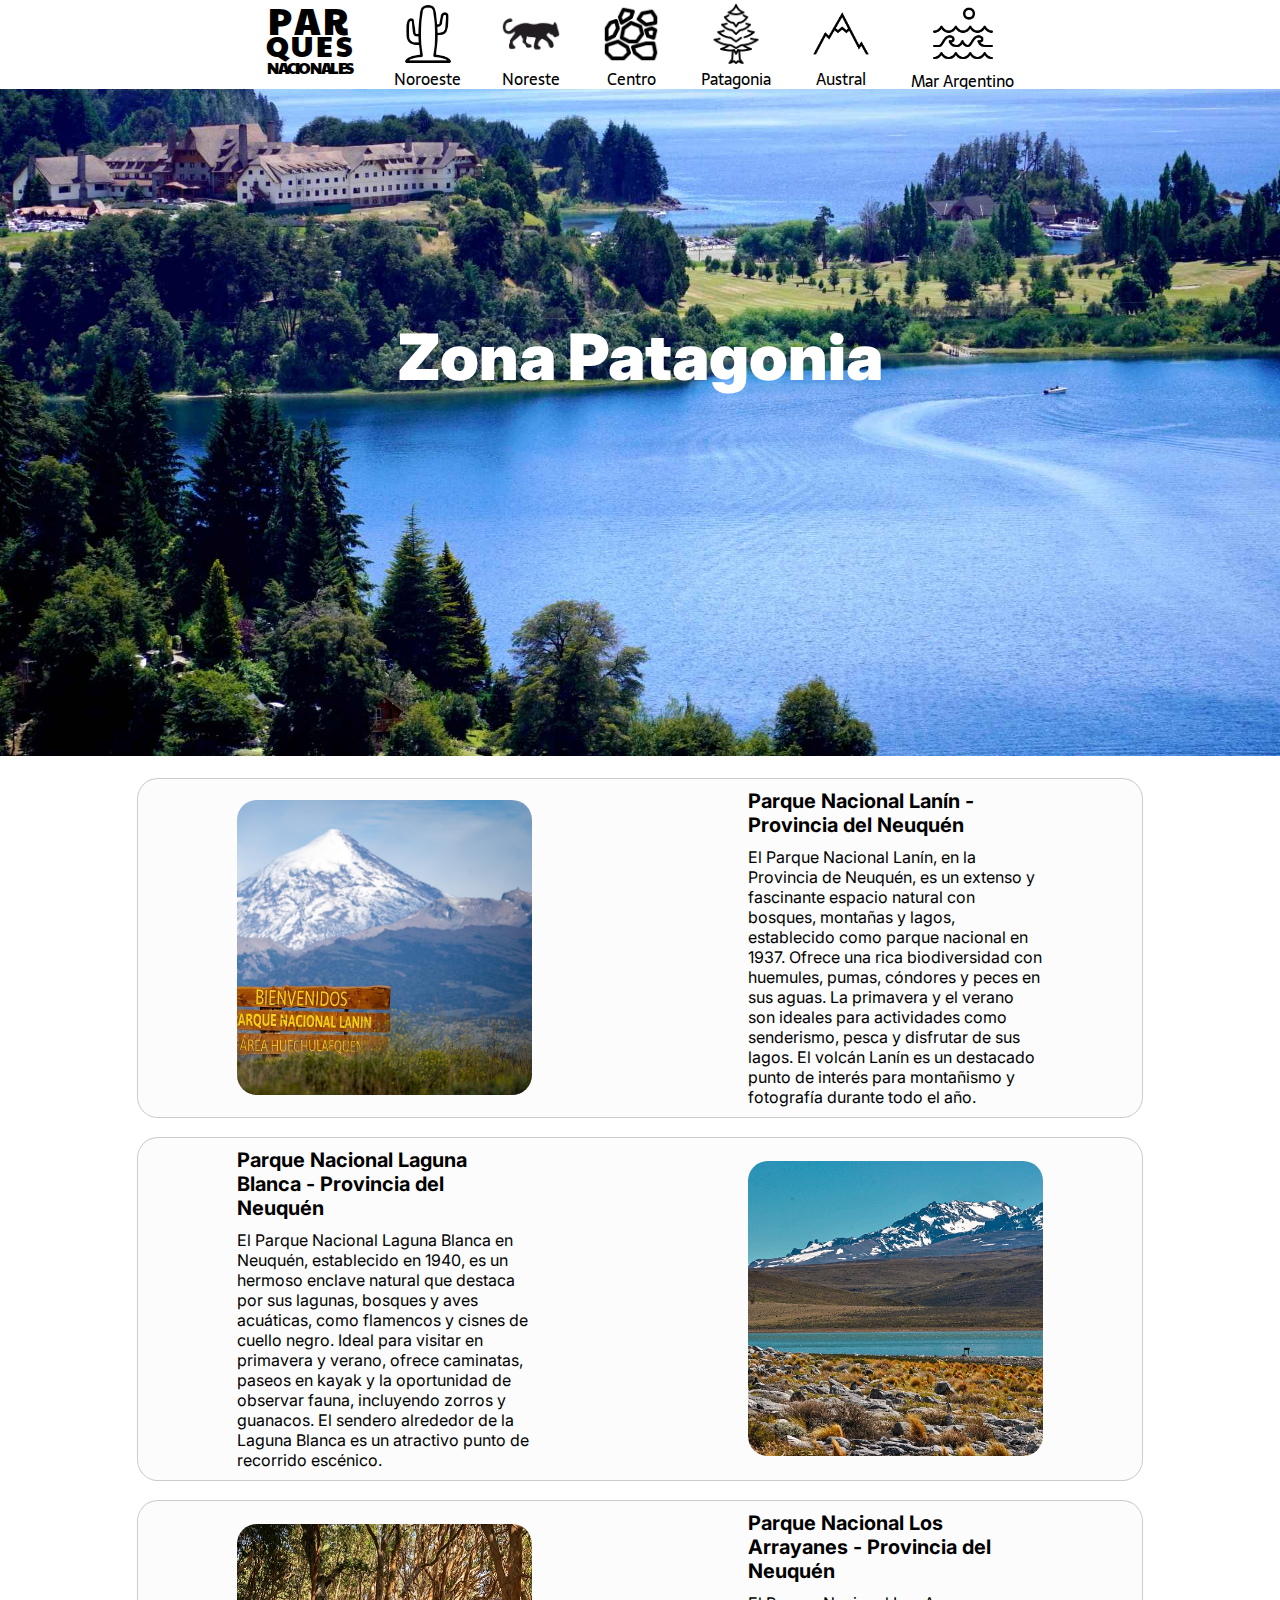
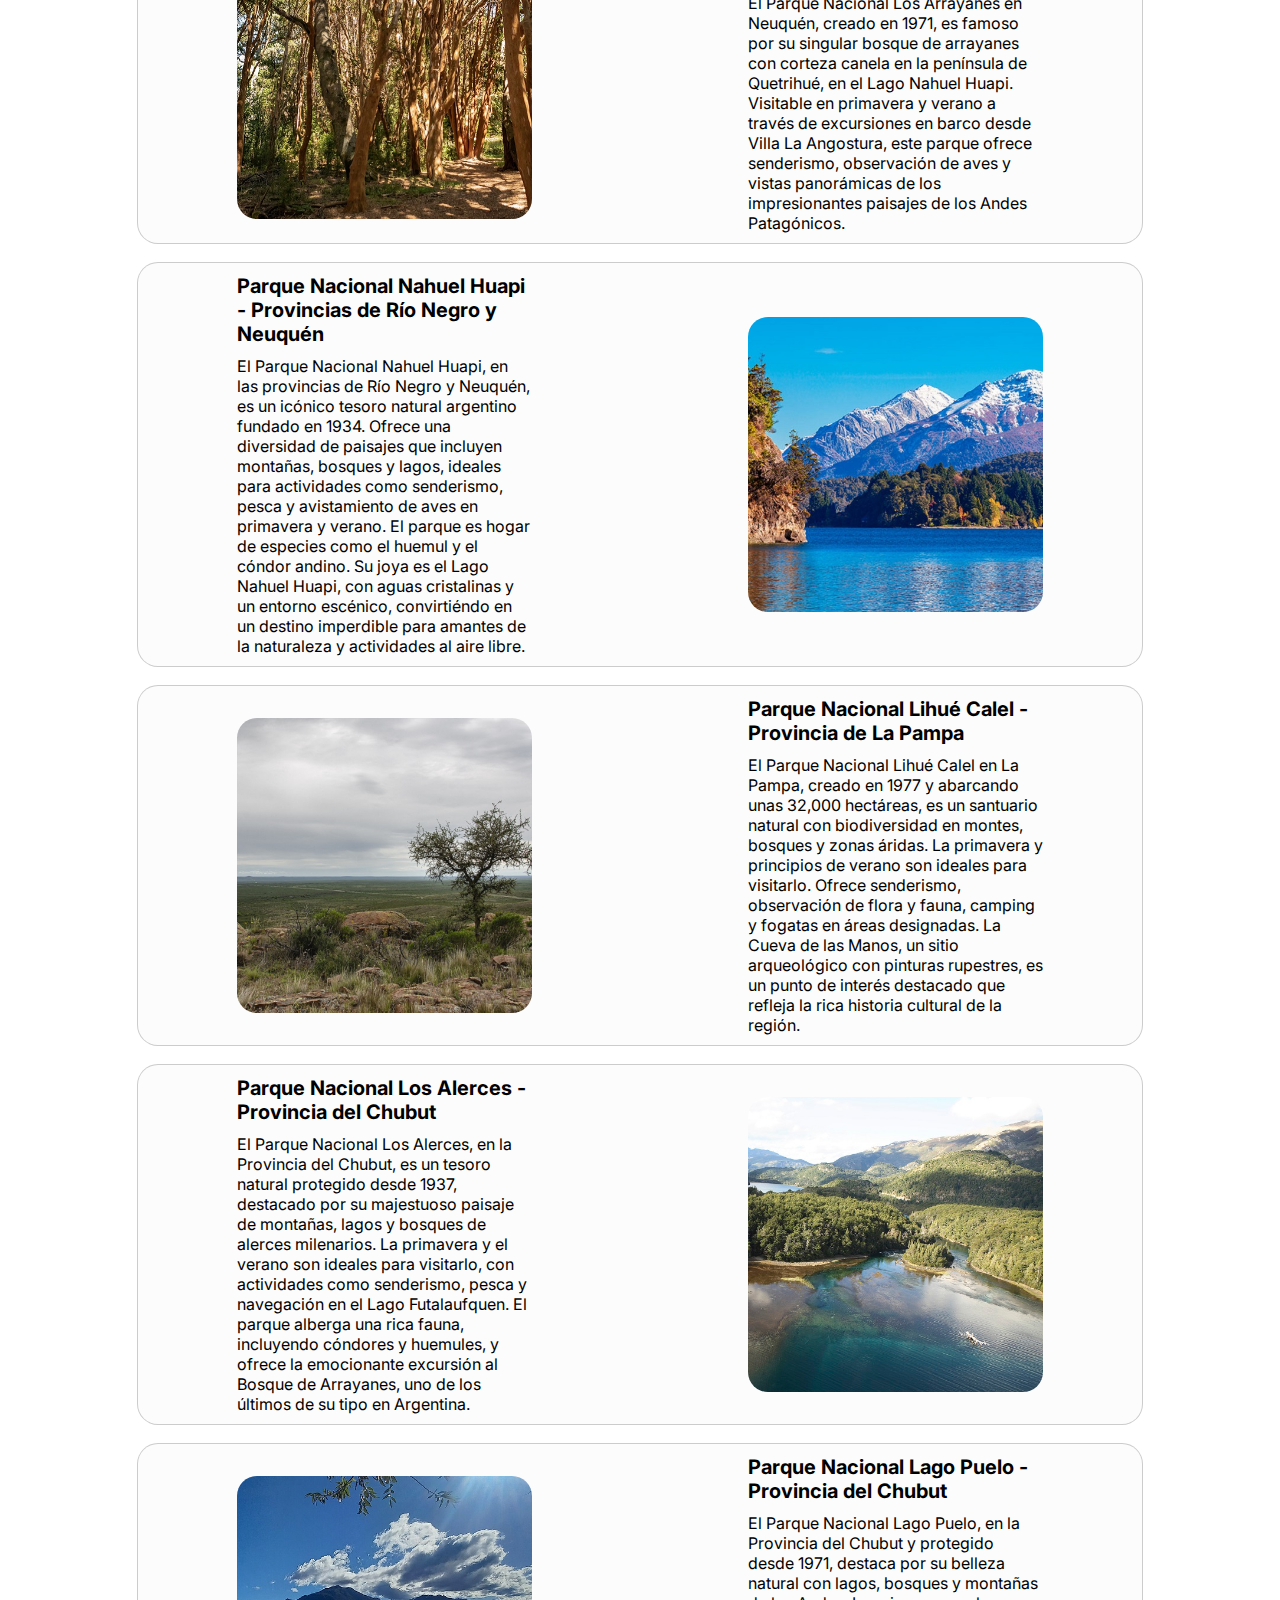
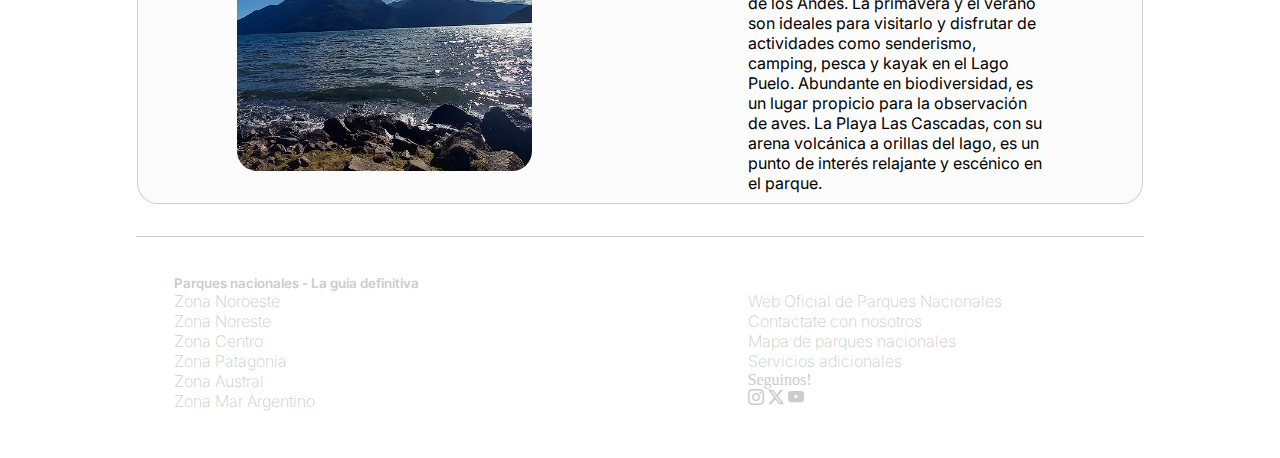
<file: pages/patagonia.html>
<!DOCTYPE html>
<html lang="en">
<head>
    <meta charset="UTF-8">
    <meta name="viewport" content="width=device-width, initial-scale=1.0">
    <title>Patagonia</title>
    <link href="https://cdn.jsdelivr.net/npm/bootstrap@5.3.2/dist/css/bootstrap.min.css" rel="stylesheet" integrity="sha384-T3c6CoIi6uLrA9TneNEoa7RxnatzjcDSCmG1MXxSR1GAsXEV/Dwwykc2MPK8M2HN" crossorigin="anonymous">
    <link href="https://fonts.googleapis.com/css2?family=Paytone+One&display=swap" rel="stylesheet">
    <link rel="stylesheet" href="https://fonts.googleapis.com/css2?family=Sarala&display=swap">
    <link rel="stylesheet" href="https://fonts.googleapis.com/css2?family=Palanquin+Dark&display=swap">
    <link rel="stylesheet" href="https://fonts.googleapis.com/css2?family=Quattrocento&display=swap">
    <link rel="stylesheet" href="https://fonts.googleapis.com/css2?family=Inter&display=swap">
    <link rel="stylesheet" href="https://cdn.jsdelivr.net/npm/bootstrap-icons@1.11.1/font/bootstrap-icons.css">
    <link rel="stylesheet" href="../css/style.css">
</head>
<body>
    <header>
        <nav id="nav_header">
            <ul class="icos">
                <li>
                    <div class="logo-container">
                        <a class="word-container" href="../index.html"> 
                            <span class="first-word">PAR</span>
                            <span class="second-word">QUES</span>
                            <span class="thirdh-word">NACIONALES</span>
                        </a>
                    </div>
                </li>
                <li>
                    <div>
                        <a href="noroeste.html">
                        <img src="../img/noroeste.png"></img></a>
                        <a class="nav-text" href="noroeste.html"> Noroeste </a>
                    </div>
                </li>
                <li>
                    <div>
                        <a href="noreste.html">
                        <img src="../img/noreste.png"></img></a>
                        <a class="nav-text" href="noreste.html"> Noreste </a>
                    </div>
                </li>
                <li>
                    <div>
                        <a href="centro.html">
                        <img src="../img/centro.png"></img></a>
                        <a class="nav-text" href="centro.html"> Centro </a>
                    </div>
                </li>
                <li>
                    <div>
                        <a href="patagonia.html">
                        <img src="../img/patagonia1.png"></img></a>
                        <a class="nav-text" href="patagonia.html"> Patagonia </a>
                    </div>
                <li>
                    <div>
                        <a href="austral.html">
                        <img src="../img/paustral.png"></img></a>
                        <a class="nav-text" href="austral.html"> Austral </a>
                    </div>
                </li>
                <li>
                    <div>
                    <a href="mar.html">
                    <img src="../img/marargentino.png"></img></a>
                    <a class="nav-text" href="mar.html"> Mar Argentino </a>
                    </div>
                </li>
            </ul>
        </nav>
    </header>
    <div class="pre-grid-container">
        <div class="centered-content">
            <img src="../img/portada_patagonia.jpg" alt="Paisaje de la Patagonia Argentina">
            <h1 class="hpata">Zona Patagonia</h1>
        </div>
    </div>
    <div id="container_pq">
        <div id="margen_container">
            <div class="parque_a">
                <div class="imagen_parque">
                    <img src="../img/foto_pq/pata1.jpg" alt="Parque Nacional Lanín">
                </div>
                <div class="texto">
                    <h5>Parque Nacional Lanín - Provincia del Neuquén</h5>
                    <p>El Parque Nacional Lanín, en la Provincia de Neuquén, es un extenso y fascinante espacio natural con bosques, montañas y lagos, establecido como parque nacional en 1937. Ofrece una rica biodiversidad con huemules, pumas, cóndores y peces en sus aguas. La primavera y el verano son ideales para actividades como senderismo, pesca y disfrutar de sus lagos. El volcán Lanín es un destacado punto de interés para montañismo y fotografía durante todo el año.</p>
                </div>
            </div>
            <div class="parque_b">
                <div class="imagen_parque">
                    <img src="../img/foto_pq/pata2.jpg" alt="Parque Nacional Laguna Blanca">
                </div>
                <div class="texto">
                    <h5>Parque Nacional Laguna Blanca - Provincia del Neuquén</h5>
                    <p>El Parque Nacional Laguna Blanca en Neuquén, establecido en 1940, es un hermoso enclave natural que destaca por sus lagunas, bosques y aves acuáticas, como flamencos y cisnes de cuello negro. Ideal para visitar en primavera y verano, ofrece caminatas, paseos en kayak y la oportunidad de observar fauna, incluyendo zorros y guanacos. El sendero alrededor de la Laguna Blanca es un atractivo punto de recorrido escénico.</p>
                </div>
            </div>
            <div class="parque_a">
                <div class="imagen_parque">
                    <img src="../img/foto_pq/pata3.jpg" alt="Parque Nacional Los Arrayanes">
                </div>
                <div class="texto">
                    <h5>Parque Nacional Los Arrayanes - Provincia del Neuquén</h5>
                    <p>El Parque Nacional Los Arrayanes en Neuquén, creado en 1971, es famoso por su singular bosque de arrayanes con corteza canela en la península de Quetrihué, en el Lago Nahuel Huapi. Visitable en primavera y verano a través de excursiones en barco desde Villa La Angostura, este parque ofrece senderismo, observación de aves y vistas panorámicas de los impresionantes paisajes de los Andes Patagónicos.</p>
                </div>
            </div>
            <div class="parque_b">
                <div class="imagen_parque">
                    <img src="../img/foto_pq/pata4.jpg" alt="Parque Nacional Nahuel Huapi">
                </div>
                <div class="texto">
                    <h5>Parque Nacional Nahuel Huapi - Provincias de Río Negro y Neuquén</h5>
                    <p>El Parque Nacional Nahuel Huapi, en las provincias de Río Negro y Neuquén, es un icónico tesoro natural argentino fundado en 1934. Ofrece una diversidad de paisajes que incluyen montañas, bosques y lagos, ideales para actividades como senderismo, pesca y avistamiento de aves en primavera y verano. El parque es hogar de especies como el huemul y el cóndor andino. Su joya es el Lago Nahuel Huapi, con aguas cristalinas y un entorno escénico, convirtiéndo en un destino imperdible para amantes de la naturaleza y actividades al aire libre.</p>
                </div>
            </div>
            <div class="parque_a">
                <div class="imagen_parque">
                    <img src="../img/foto_pq/pata5.jpg" alt="Parque Nacional Lihué Calel">
                </div>
                <div class="texto">
                    <h5>Parque Nacional Lihué Calel - Provincia de La Pampa</h5>
                    <p>El Parque Nacional Lihué Calel en La Pampa, creado en 1977 y abarcando unas 32,000 hectáreas, es un santuario natural con biodiversidad en montes, bosques y zonas áridas. La primavera y principios de verano son ideales para visitarlo. Ofrece senderismo, observación de flora y fauna, camping y fogatas en áreas designadas. La Cueva de las Manos, un sitio arqueológico con pinturas rupestres, es un punto de interés destacado que refleja la rica historia cultural de la región.</p>
                </div>
            </div>
            <div class="parque_b">
                <div class="imagen_parque">
                    <img src="../img/foto_pq/pata6.jpg" alt="Parque Nacional Los Alerces">
                </div>
                <div class="texto">
                    <h5>Parque Nacional Los Alerces - Provincia del Chubut</h5>
                    <p>El Parque Nacional Los Alerces, en la Provincia del Chubut, es un tesoro natural protegido desde 1937, destacado por su majestuoso paisaje de montañas, lagos y bosques de alerces milenarios. La primavera y el verano son ideales para visitarlo, con actividades como senderismo, pesca y navegación en el Lago Futalaufquen. El parque alberga una rica fauna, incluyendo cóndores y huemules, y ofrece la emocionante excursión al Bosque de Arrayanes, uno de los últimos de su tipo en Argentina.</p>
                </div>
            </div>
            <div class="parque_a">
                <div class="imagen_parque">
                    <img src="../img/foto_pq/pata7.jpg" alt="Parque Nacional Lago Puelo">
                </div>
                <div class="texto">
                    <h5>Parque Nacional Lago Puelo - Provincia del Chubut</h5>
                    <p>El Parque Nacional Lago Puelo, en la Provincia del Chubut y protegido desde 1971, destaca por su belleza natural con lagos, bosques y montañas de los Andes. La primavera y el verano son ideales para visitarlo y disfrutar de actividades como senderismo, camping, pesca y kayak en el Lago Puelo. Abundante en biodiversidad, es un lugar propicio para la observación de aves. La Playa Las Cascadas, con su arena volcánica a orillas del lago, es un punto de interés relajante y escénico en el parque.</p>
                </div>
            </div>
        </div>
    </div>
    
    <footer>
        <div class="footer-container">
    
            <div class="footer-parque"><h5>Parques nacionales - La guia definitiva</h5></div>
    <div class="contain">
            <div id="lista">
                <nav class="footer-nav">
                    <ul>
                        <li>
                            <a href="noroeste.html">Zona Noroeste</a>
                        </li>
    
                        <li>
                            <a href="noreste.html">Zona Noreste</a>
                        </li>
    
                        <li>
                            <a href="centro.html">Zona Centro</a>
                        </li>
    
                        <li>
                            <a href="#nav_header">Zona Patagonia</a>
                        </li>
    
                        <li>
                            <a href="austral.html">Zona Austral</a>
                        </li>
    
                        <li>
                            <a href="mar.html">Zona Mar Argentino</a>
                        </li>
                    </ul>
                </nav>
            </div>
            <div id="redes">
                <div>
                    <nav class="footer-nav">
                        <ul>
                            <li>
                                <a href="https://www.argentina.gob.ar/parquesnacionales">Web Oficial de Parques Nacionales</a>
                            </li>
        
                            <li>
                                <a href="contact.html">Contactate con nosotros</a>
                            </li>
    
                            <li>
                                <a href="map.html">Mapa de parques nacionales</a>
                            </li>
    
                            <li>
                                <a href="#">Servicios adicionales</a>
                            </li>
                        </ul>    
                    </nav>
                </div>
                <div>
                <p>Seguinos!</p>
                <a href="https://www.instagram.com/parquesnacionalesar/"><i class="bi bi-instagram"></i></a>

                <a href="https://twitter.com/ParquesOficial"><i class="bi bi-twitter-x"></i></a>

                <a href="https://www.youtube.com/user/parquesnacionalesarg"><i class="bi bi-youtube"></i></a>       
                </div>
            </div>
        </div>
    </div>
    </footer>
</body>
</html>
</file>
<file: css/style.css>
*{   
    margin: 0;
    padding: 0;
    box-sizing: border-box;
}
body { 
    height: 100vh;
    width: 100%;
}
a{
    text-decoration: none;
}
/*COMIENZA EL HEADER*/

#nav_header {

    margin-top: 0.3%;
}

#nav_header nav {
    width: 100%;
    left: 50%;
    transform: translateX(-50%);
    background-color: #f1f1f1;
    display: flex;
    justify-content:space-around;
    align-items: center ;
    padding-top: 10px;
    /*z-index: 1000;
    position: fixed;
    top: 0;
     */
}


ul {
    list-style-type: none;
    padding: 0px;
    margin: 0 auto;
}

#nav_header ul{
    list-style-type: none;
    display: flex;
    flex-wrap: wrap;
    justify-content: center;
    padding: 0px;
    margin: 0 auto;
}


#nav_header ul li {
    margin: 0 20px;
    cursor: pointer;
}

#nav_header ul li div {
    display: flex;
    flex-direction: column;
    align-items: center;
    text-align: center;

}

#nav_header ul li div:hover img {
    transition: transform 0.3s;
    transform: scale(1.1); 
}


ul li img {
    width: 60px; 
    height: 60px;
}

.nav-text {
    margin-top: 5%;
    font-size: 16px;
    line-height: 1;
    font-family: 'Sarala', sans-serif;
    color: #000;
}

.nav-text:hover {
    color: rgb(128, 128, 128);
}

.logo-container {
    display: flex;
    justify-content: center;
    align-items: center;
    height: 90%;
}

.word-container {
    display: flex;
    flex-direction: column;
    font-family: 'Paytone One', sans-serif; 
    color: black;
    
}

.first-word {
    padding: 0; 
    font-size: 2.3em;
    letter-spacing: 0.1em;
    line-height: 10px;
    margin: 0;
    
}

.second-word {
    font-size: 1.8em;
    letter-spacing: 0.09em;
    padding: 0; 
    margin: 0;
}


.thirdh-word {
    letter-spacing: -0.09em;
    padding: 0; 
    margin: 0;
    line-height: 5px;
}

/*Transicion para el logo*/
.word-container {
    transition: color 0.3s ease;
    -webkit-transition: color 0.3s ease;
    -moz-transition: color 0.3s ease;
    -ms-transition: color 0.3s ease;
    -o-transition: color 0.3s ease;
}

.word-container:hover {
    color: rgb(25, 101, 18);
}


/* ACA TERMINA EL HEADER*/


/*COMIENZA PORTADA*/

.pre-grid-container {
    display: flex;
    justify-content: center;
    align-items: center;
    width: 100%;
    margin: 0 auto;
    position: relative;
}

.centered-content {
    text-align: center;
    position: relative;
}

.centered-content img {
    max-width: 100%;
    display: block;
}

.centered-content h1 {
    font-size: 4em;
    font-family: 'Inter', serif;
    color: #ffffff;
    font-weight: 1000;
    position: absolute;
    top: 40%;
    left: 50%;
    transform: translate(-50%, -50%);
    -webkit-transform: translate(-50%, -50%);
    -moz-transform: translate(-50%, -50%);
    -ms-transform: translate(-50%, -50%);
    -o-transform: translate(-50%, -50%);
}
.centered-content h2 {
    font-size: 5em;
    font-family: 'Inter', serif;
    color: #ffffff;
    font-weight: 0;
    position: absolute;
    top: 40%;
    left: 30%;
    transform: translate(-50%, -50%);
    -webkit-transform: translate(-50%, -50%);
    -moz-transform: translate(-50%, -50%);
    -ms-transform: translate(-50%, -50%);
    -o-transform: translate(-50%, -50%);
    text-align: left;
    padding: 0;
    margin: 0;
    line-height: 0.7;
}

.arg-bold {
    font-weight: 1000;
}

/*Animacion scroll*/

.arrow-down {
    width: 40px;
    height: 40px;
    position: absolute;
    bottom: 5%;
    left: 50%;
    filter: grayscale(100%);
    transform: translate(-50%, -50%);
    -webkit-filter: grayscale(100%);
    font-size: 2.1em;
}

/* Animación de agitación vertical */
@keyframes shake-vertical {
    0%, 100% {
        transform: translateY(0);
    }
    10%, 30%, 50%, 70% {
        transform: translateY(-8px);
    }
    20%, 40%, 60% {
        transform: translateY(8px);
    }
    80% {
        transform: translateY(6.4px);
    }
    90% {
        transform: translateY(-6.4px);
    }
}

.shake-vertical {
    animation: shake-vertical 2s linear both infinite;
    -webkit-animation: shake-vertical 2s linear both infinite;
}

/* Portadas parques custom */




/*COMIENZA EL GRID*/

.contenedor {

    width: 80%;
    background-color: white;
    margin: 0 auto;
    padding: 2%;
    display: grid;
    grid-gap: 20px;
    grid-template-columns: repeat(3, 1fr) ;
    grid-template-rows: 0.5fr 1fr 1fr;
    position: relative;
}


/* COMIENZAN CAROUSEL */


/* Captions de carousel */

.contenedor_titulo_carousel {

    grid-column: span 3;
    margin: 5px 15px;
    position: relative;
}

.contenedor_titulo_carousel h4 {
    font-size: 2.3em;
    padding: 12px 0;
    font-weight: 1000;
    font-family: 'Inter', sans-serif;
    
    color: #01172a;
}

.contenedor_titulo_carousel p {

    font-size: 1.2em;
    font-family: 'Sarala', sans-serif;
    color: #616161;
}

/* Slides carousels */

.carousel {
    width: 90%;
    margin: 0 auto;
    overflow: hidden;
}

.carousel-item img {
    width: 100%;
    height: 100%;
    object-fit: cover;
    border-radius: 10px;
    -webkit-border-radius: 10px;
    -moz-border-radius: 10px;
    -ms-border-radius: 10px;
    -o-border-radius: 10px;
}
#caption {
    background-color: rgba(129, 150, 122, 0.644);
    position: absolute;
    bottom: 0;
    left: 0;
    padding: 15px;
    text-align: left;
    width: 100%;
}

.caption-text {
    color: rgb(230, 230, 230);
    font-size: 18px; 
}

/*COMIENZO INFO PARQUES*/

#container_pq {
    width: 100%;
    display: flex;
    justify-content: center;
}

#margen_container {
    display: grid;
    grid-template-columns: 1fr;
    width: 80%;
    margin: 1% auto;
}

.parque, .parque_a, .parque_b {
    display: grid;
    grid-template-columns: 1fr 1fr;
    grid-gap: 20px;
    background-color: #fcfcfc;
    border-radius: 20px;
    box-shadow: 0 0 0 1px #CCCCCC;
    margin: 1%;
    padding: 1% 0;
}

.texto {
    margin: 0 auto;
    width: 60%;
    display: flex;
    flex-direction: column;
    justify-content: center;
    grid-column: 2;
    font-family: 'Inter', sans-serif;
}

.imagen_parque {
    display: flex;
    justify-content: center;
    align-items: center;
    grid-column: 1;
}

.parque_b .texto {
    grid-column: 1;
}

.parque_b .imagen_parque {
    grid-column: 2;
    grid-row: 1;
}

.imagen_parque img {
    width: 60%;
    border-radius: 20px;
}

.texto h5 {
    text-align: left;
    font-size: 20px;
    font-weight: bold;
    margin-bottom: 10px;
}


 /*FIN INFO PARQUES*/



/* FOOTER */

footer {
    position: relative;
    background-color: white ;
    padding: 10px;
    bottom: 0;
    width: 100%;
    /* height: 40%; */
    display: flex;
    overflow: hidden;
    margin: 0 auto;
}

.footer-container {
    width: 80%;
    margin: 0 auto;
    padding: 3%;
    display: flex;
    flex-direction: column;
    border-top: 1px solid #CCCCCC;
    }

.contain {
    display: flex;
    flex-direction: row;
    }
    
.footer-parque h5{
    font-family: 'Inter',sans-serif;
    color: #CCCCCC;
    font-weight: 600;
    }

#lista{
    width: 80%;
    text-align: left;
    padding: 0;
    display: flex;
    flex-direction: column;
}

.footer-nav ul li {
    margin: 0;
    padding: 0;
}

.footer-nav ul li a {
    font-family: 'Inter', sans-serif;
    color: #CCCCCC;
    font-weight: 200;
}

footer ul li a:hover{
    color: rgb(128, 128, 128);
}


#redes{
    width: 50%;
    text-align: left;
    padding: 0px;
}


#redes p{
    color: #CCCCCC;
}

#redes > div:nth-child(2) a {
    color: #CCCCCC;
}

/* COMIENZA CSS DE FORMULARIO*/

.pre-form {
    width: 100%;
    background: #f9f9f9;
    margin: 0 auto;
}

.form-container {
    width: 50%;
    margin: auto;
    background: #f9f9f9;
    padding: 20px;
}

input[type="text"],
input[type="email"] {
    width: 100%;
    padding: 12px;
    border: 1px solid #ccc;
    border-radius: 4px;
    margin-bottom: 10px;
}

input[type="submit"],
input[type="reset"] {
    background-color: #4CAF50;
    color: white;
    padding: 12px 20px;
    border: none;
    border-radius: 4px;
    cursor: pointer;
    margin-right: 10px;
}

input[type="submit"]:hover,
input[type="reset"]:hover {
    background-color: #45a049;
}

.error {
    color: red;
}



/*Comienza CSS para mapa*/

.map-container {

    background-color: #CCCCCC;
    width: 100%;
    height: 100%;
}

.map{
    width: 80%;
    margin: 2% auto;
    background-color: #CCCCCC;
    height: 60%
}

/*-----------------------------------------*/
/* COMIENA MEDIA QUERY*/


/*TABLET*/
@media only screen and (max-width: 1024px) {

    /*INDEX*/

    .arrow-down {
        display: none;
    }

    .centered-content h2 {

        font-size: 3em;
    }

    .contenedor {
        grid-template-columns: 1fr;
        grid-template-rows: auto;
        grid-gap: 20px;
    }

    .contenedor_titulo_carousel {
        grid-column: span 1;
    }

    .contenedor_titulo_carousel h4 {
        font-size: 2.em;
    }

    .contenedor_titulo_carousel p {
        font-size: 1.3em;
    }

    .carousel {
        width: 75%;
    }

    /*INFO PARQUES*/

    #margen_container {
        grid-gap: 20px;
        margin: 2% auto;
    }

    .parque,
    .parque_a,
    .parque_b {
        grid-template-columns: 1fr;
    }

    .parque .texto,
    .parque_a .texto,
    .parque_b .texto {
        grid-column: 1;
    }

    .parque .imagen_parque,
    .parque_a .imagen_parque,
    .parque_b .imagen_parque {
        grid-column: 1;
        grid-row: 2;
    }

    .texto{
        width: 80%;
    }

    .texto h5 {
        font-size: 1.8em;
    }

    .texto p {
        font-size: 1.1em;
    }

    .imagen_parque img {
        width: 80%;
    }

}


/*MOVIL*/

@media only screen and (max-width: 768px) {

    /*INDEX*/

    nav {
        position: relative;
        z-index: 0;
    }

    #nav_header ul li {
        margin: 0 10px;
        cursor: pointer;
    }

    ul li img {
        width: 30px; 
        height: 30px;
    }

    .nav-text {
        font-size: 12px;
    }

    .first-word {
        font-size: 1.3em;
    }

    .second-word {
        font-size: 1em;
    }

    .thirdh-word {
        font-size: 0.6em;
    }
    
    .arrow-down {
        display: none;
    }

    .contain {
        
        flex-direction: column;
        }
    .contain > div {
        margin: 10px 0;
        }
    .centered-content h2 {
        font-size: 1.6em;
        line-height: 0.2;
        left: 20%;
    }

    .centered-content h1 {
        font-size: 1.2em;
    }

    .contenedor {
        width: 90%;
        grid-template-columns: 1fr;
        grid-template-rows: auto;
        grid-gap: 10px;
    }

    .contenedor_titulo_carousel {
        grid-column: span 1;
    }

    .contenedor_titulo_carousel h4 {
        font-size: 1.3em;
    }

    .contenedor_titulo_carousel p {
        font-size: 1em;
    }

    .carousel {
        width: 94%;
    }

    /*INFO PARQUES*/

    #margen_container {
        width: 90%;
    }

    .parque,
    .parque_a,
    .parque_b {
        grid-template-columns: 1fr;
    }

    .parque .texto,
    .parque_a .texto,
    .parque_b .texto {
        grid-column: 1;
    }

    .parque .imagen_parque,
    .parque_a .imagen_parque,
    .parque_b .imagen_parque {
        grid-column: 1;
        grid-row: 2;
    }

    .texto {
        width: 90%;
    }

    .texto h5 {
        font-size: 1em;
    }

    .texto p {
        font-size: 0.8em;
    }

}
</file>
